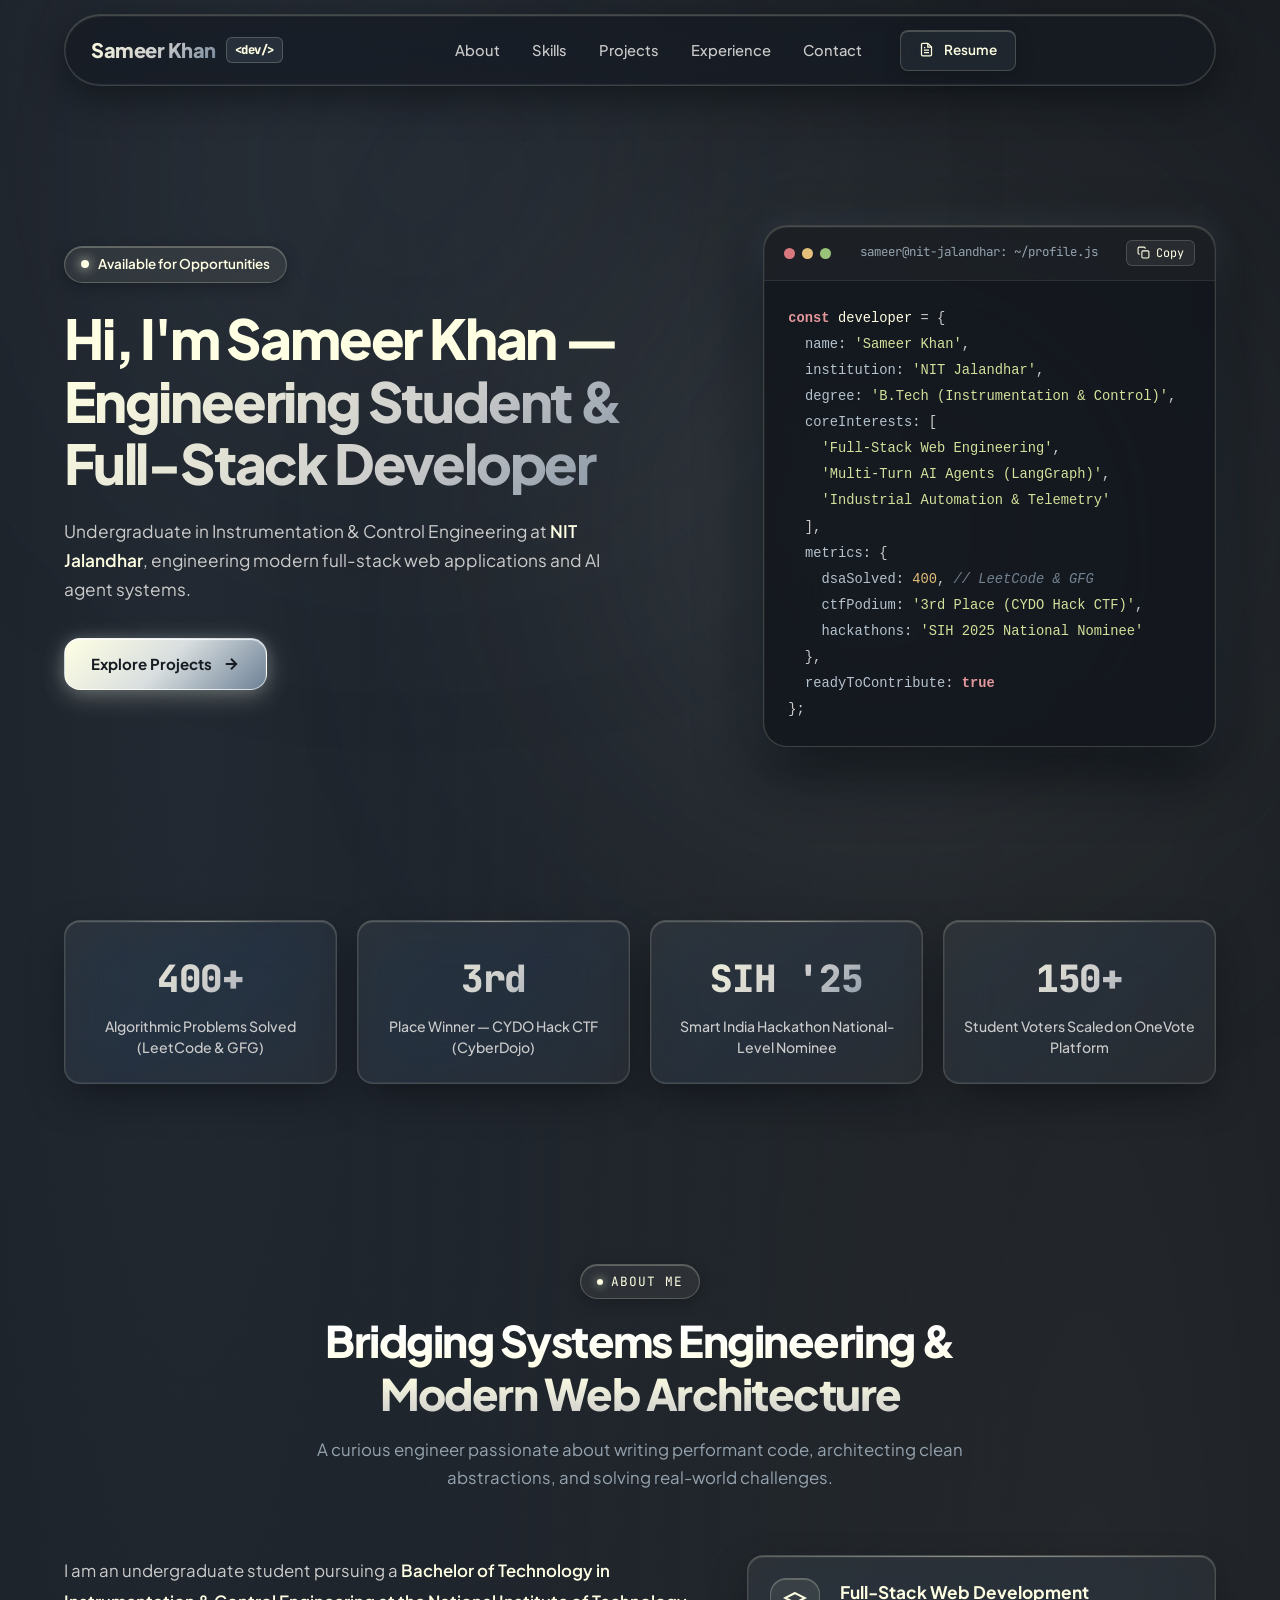
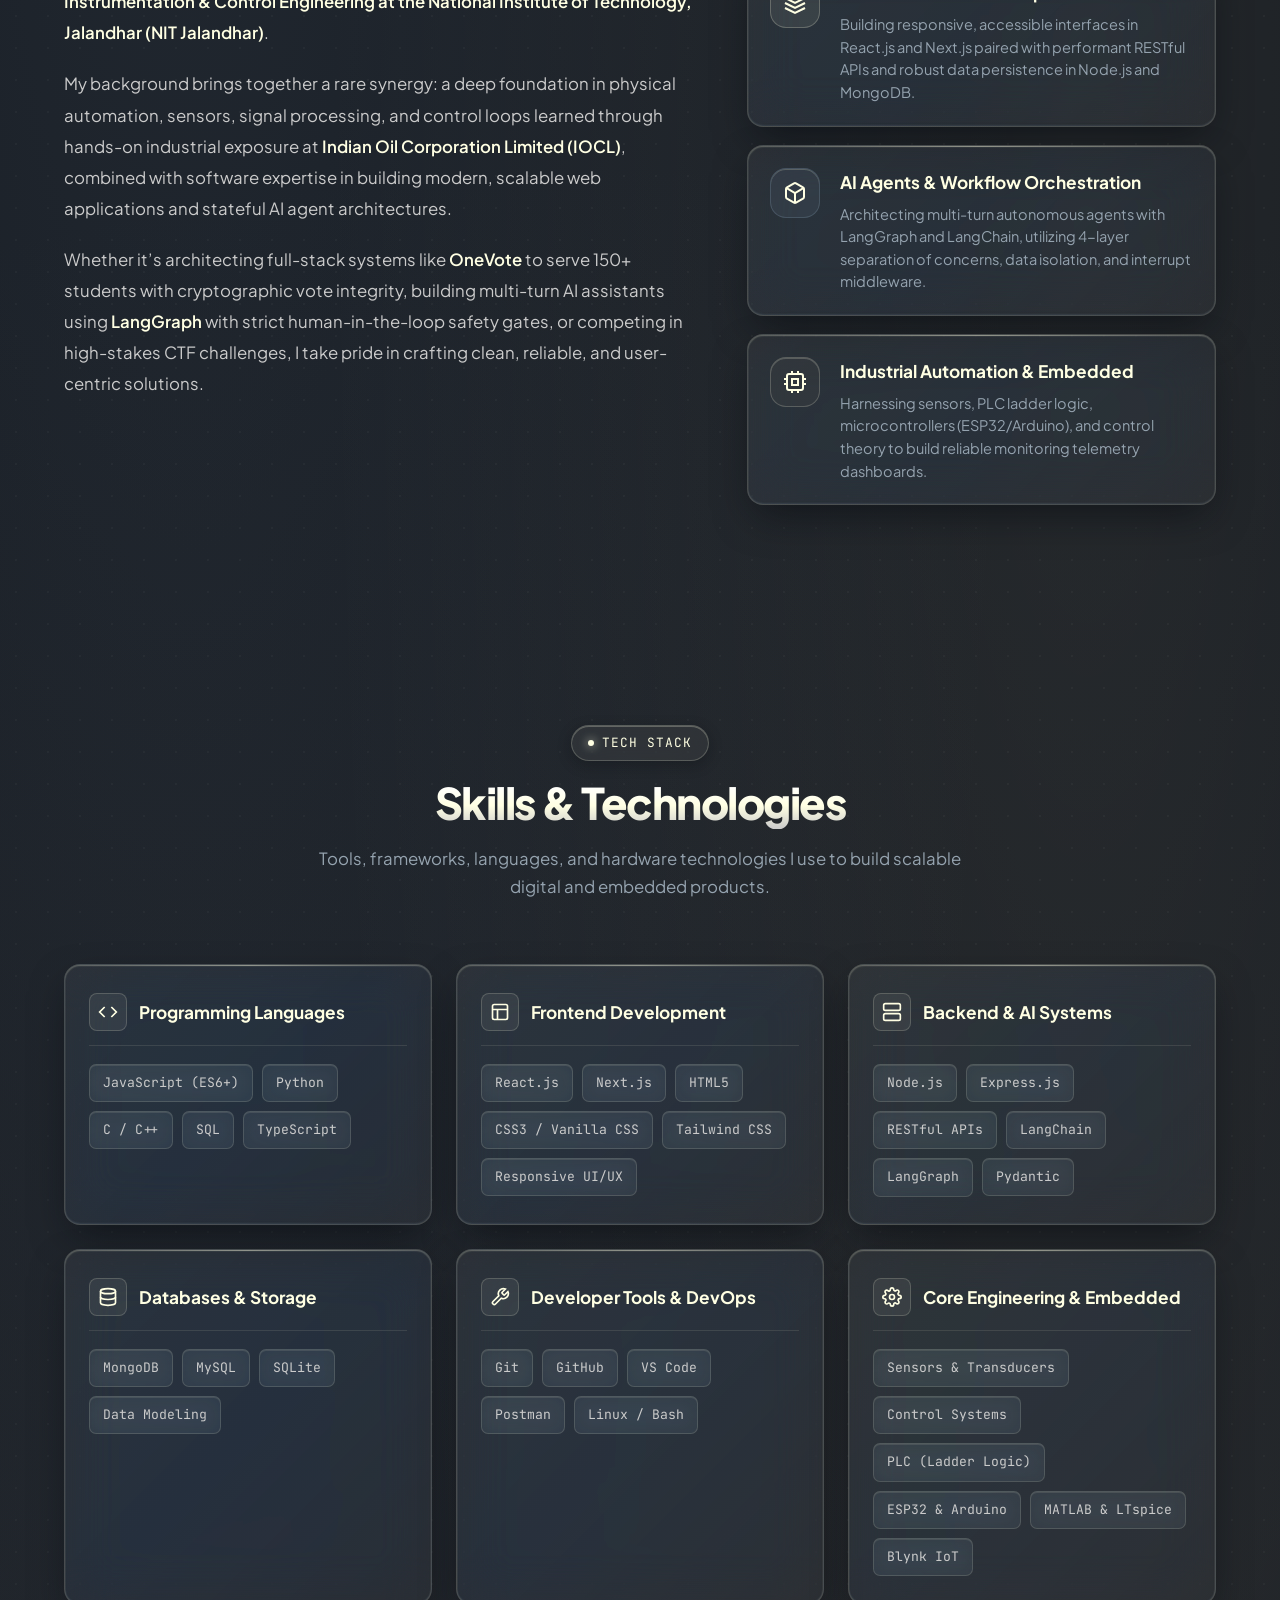
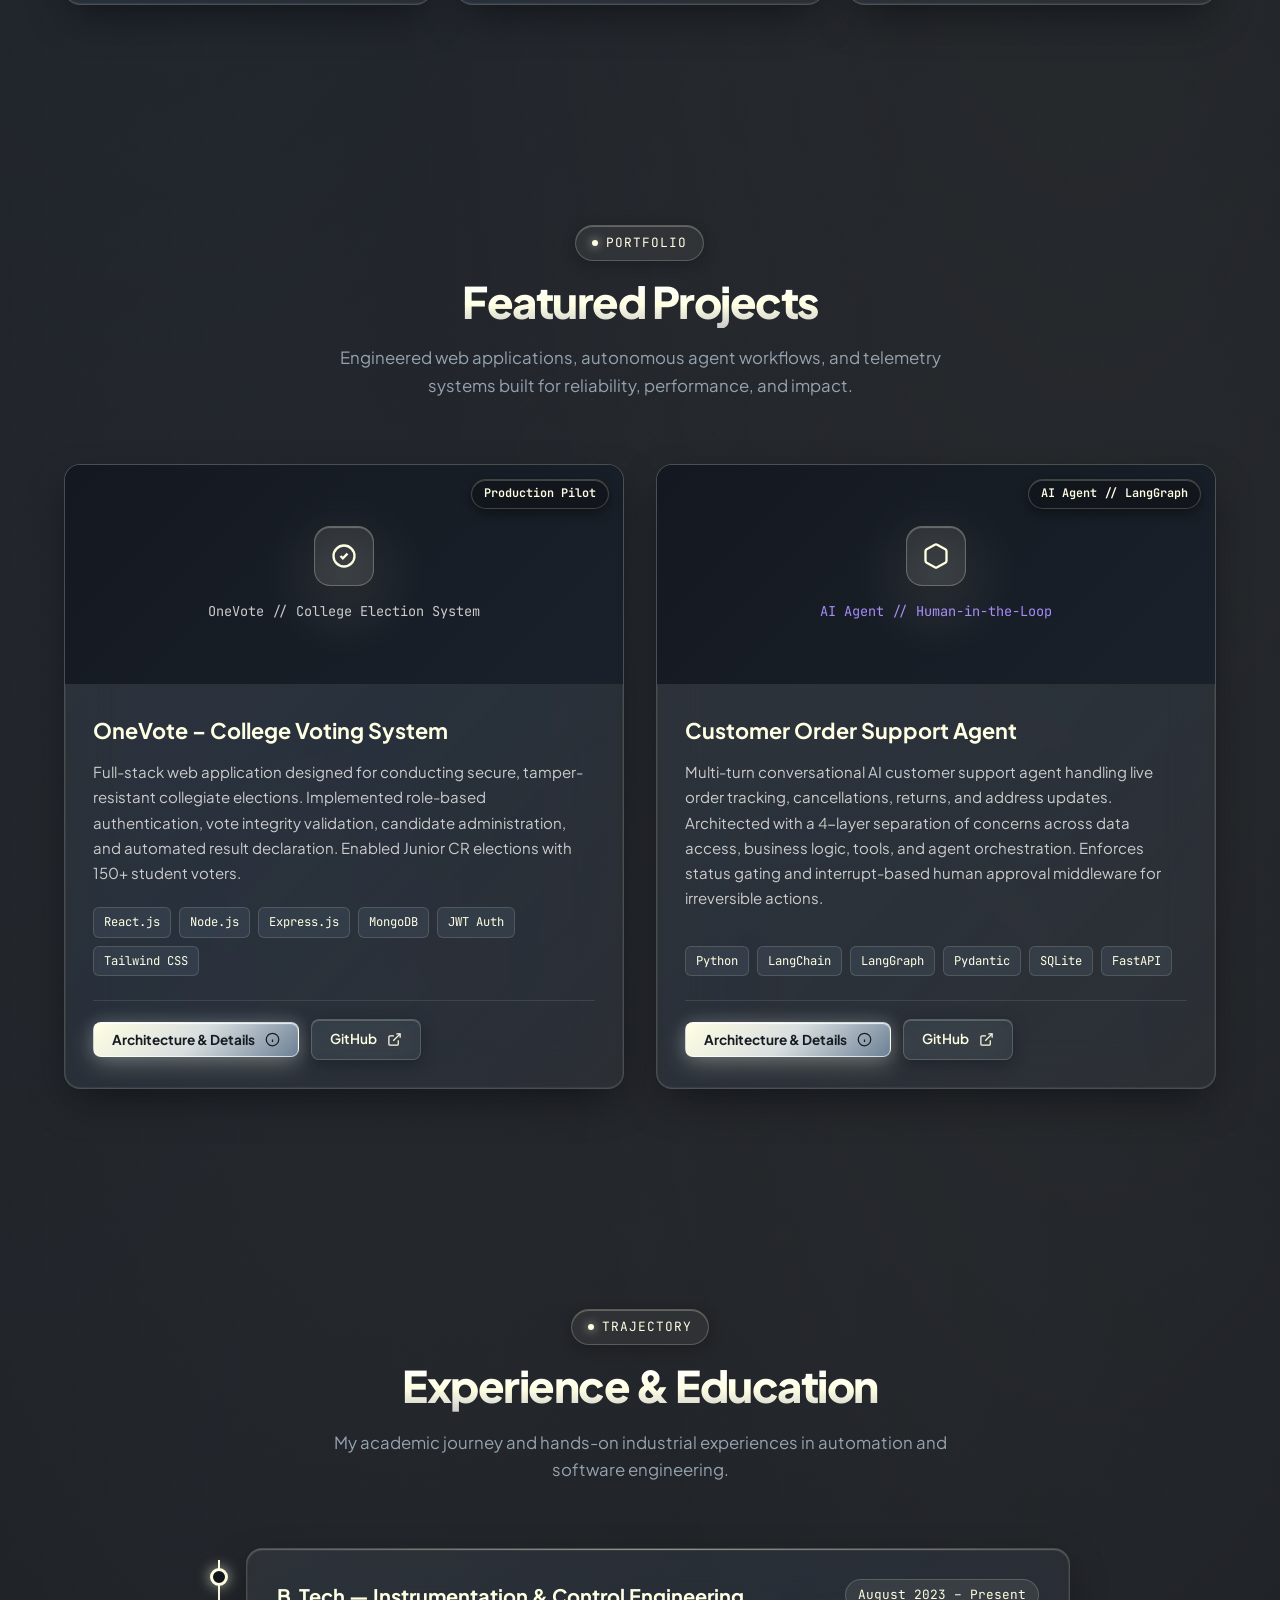
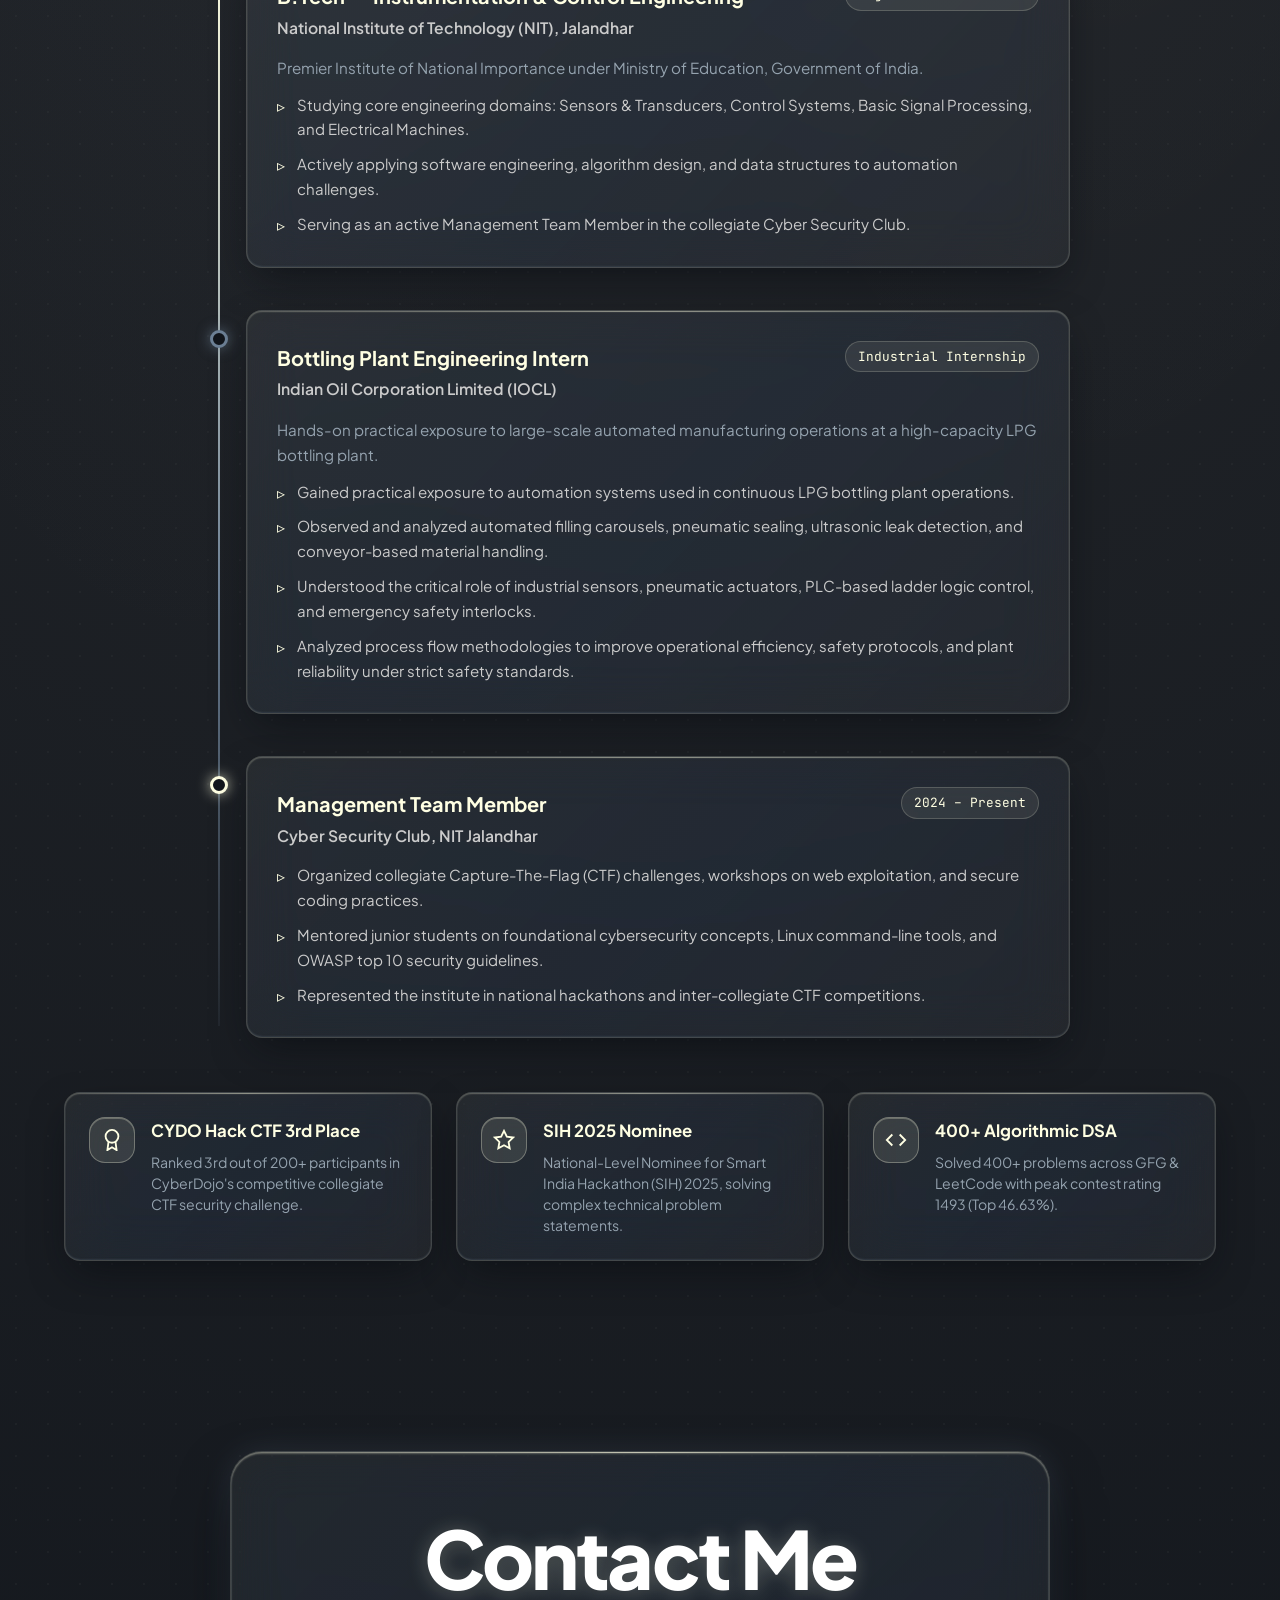
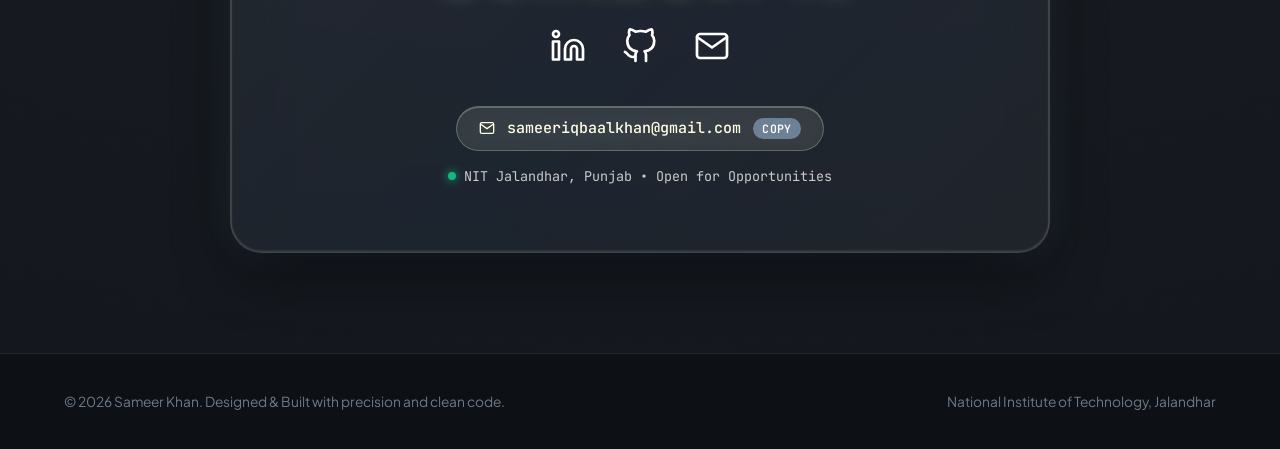
<file: index.html>
<!DOCTYPE html>
<html lang="en">
<head>
  <meta charset="UTF-8">
  <meta name="viewport" content="width=device-width, initial-scale=1.0">
  <title>Sameer Khan | Full-Stack Developer & Engineering Student</title>
  <meta name="description" content="Portfolio of Sameer Khan — Instrumentation & Control Engineering student at NIT Jalandhar and Full-Stack Developer specializing in React, Node.js, AI agents with LangGraph, and automation systems.">
  <meta name="keywords" content="Sameer Khan, NIT Jalandhar, Full Stack Developer, Web Developer, React, Node.js, Python, LangGraph, AI Agents, Instrumentation and Control, Portfolio">
  <meta name="author" content="Sameer Khan">

  <!-- Open Graph / Facebook / LinkedIn -->
  <meta property="og:type" content="website">
  <meta property="og:url" content="https://i-sameer.github.io/sameer/">
  <meta property="og:title" content="Sameer Khan | Full-Stack Developer & Engineering Student">
  <meta property="og:description" content="Crafting performant web experiences, scalable applications, and solving real-world engineering problems.">
  <meta property="og:image" content="https://i-sameer.github.io/sameer/assets/images/movie.png">

  <!-- Favicon -->
  <link rel="icon" type="image/svg+xml" href="data:image/svg+xml,%3Csvg xmlns='http://www.w3.org/2000/svg' viewBox='0 0 32 32'%3E%3Crect width='32' height='32' rx='8' fill='%230a0f1d'/%3E%3Ctext x='50%25' y='55%25' text-anchor='middle' dominant-baseline='middle' font-family='sans-serif' font-weight='800' font-size='15' fill='%2338bdf8'%3ESK%3C/text%3E%3C/svg%3E">


  <!-- Google Fonts: Plus Jakarta Sans & JetBrains Mono -->
  <link rel="preconnect" href="https://fonts.googleapis.com">
  <link rel="preconnect" href="https://fonts.gstatic.com" crossorigin>
  <link href="https://fonts.googleapis.com/css2?family=JetBrains+Mono:wght@400;500;600;700&family=Plus+Jakarta+Sans:wght@400;500;600;700;800&display=swap" rel="stylesheet">

  <!-- Stylesheets -->
  <link rel="stylesheet" href="stylec.css">
</head>
<body>

  <!-- Top Reading Progress Bar -->
  <div id="scroll-progress"></div>

  <!-- =========================================================================
       Navigation Header
       ========================================================================= -->
  <header>
    <div class="container navbar">
      <a href="#hero" class="nav-brand" aria-label="Sameer Khan Homepage">
        <span class="gradient-text">Sameer Khan</span>
        <span class="brand-badge">&lt;dev/&gt;</span>
      </a>

      <!-- Desktop & Mobile Navigation Links -->
      <ul class="nav-links" id="nav-links">
        <li><a href="#about" class="nav-link">About</a></li>
        <li><a href="#skills" class="nav-link">Skills</a></li>
        <li><a href="#projects" class="nav-link">Projects</a></li>
        <li><a href="#experience" class="nav-link">Experience</a></li>
        <li><a href="#contact" class="nav-link">Contact</a></li>
        <li>
          <a href="resume.pdf" target="_blank" rel="noopener noreferrer" class="btn btn-secondary btn-sm" style="margin-left: 6px;">
            <svg width="15" height="15" viewBox="0 0 24 24" fill="none" stroke="currentColor" stroke-width="2"><path d="M14 2H6a2 2 0 0 0-2 2v16a2 2 0 0 0 2 2h12a2 2 0 0 0 2-2V8z"/><polyline points="14 2 14 8 20 8"/><line x1="16" y1="13" x2="8" y2="13"/><line x1="16" y1="17" x2="8" y2="17"/><polyline points="10 9 9 9 8 9"/></svg>
            <span>Resume</span>
          </a>
        </li>
      </ul>

      <!-- Action & Mobile Toggle Buttons -->
      <div class="nav-actions">
        <button class="hamburger" id="hamburger" aria-label="Toggle navigation menu" aria-expanded="false">
          <span></span>
          <span></span>
          <span></span>
        </button>
      </div>
    </div>
  </header>

  <main>
    <!-- =========================================================================
         Hero Section
         ========================================================================= -->
    <section id="hero">
      <div class="container hero-grid">
        <div class="hero-content">
          <div class="hero-badge">
            <span class="status-dot"></span>
            <span>Available for Opportunities</span>
          </div>

          <h1 class="hero-title">
            Hi, I'm Sameer Khan —
            <span class="gradient-text">Engineering Student & Full-Stack Developer</span>
          </h1>

          <p class="hero-subtitle">
            Undergraduate in Instrumentation & Control Engineering at <strong>NIT Jalandhar</strong>, engineering modern full-stack web applications and AI agent systems.
          </p>

          <div class="hero-actions">
            <a href="#projects" class="btn btn-primary">
              <span>Explore Projects</span>
              <svg width="18" height="18" viewBox="0 0 24 24" fill="none" stroke="currentColor" stroke-width="2.5"><line x1="5" y1="12" x2="19" y2="12"/><polyline points="12 5 19 12 12 19"/></svg>
            </a>
          </div>
        </div>

        <!-- Interactive Terminal Card -->
        <div class="hero-code-wrapper">
          <div class="terminal-card">
            <div class="terminal-header">
              <div class="terminal-dots">
                <span class="terminal-dot red"></span>
                <span class="terminal-dot yellow"></span>
                <span class="terminal-dot green"></span>
              </div>
              <span class="terminal-title">sameer@nit-jalandhar: ~/profile.js</span>
              <button class="terminal-copy-btn" id="terminal-copy" title="Copy code snippet">
                <svg width="13" height="13" viewBox="0 0 24 24" fill="none" stroke="currentColor" stroke-width="2"><rect x="9" y="9" width="13" height="13" rx="2" ry="2"/><path d="M5 15H4a2 2 0 0 1-2-2V4a2 2 0 0 1 2-2h9a2 2 0 0 1 2 2v1"/></svg>
                <span>Copy</span>
              </button>
            </div>
            <pre class="terminal-body" id="terminal-code"><code><span class="token-keyword">const</span> <span class="token-variable">developer</span> = {
  <span class="token-property">name</span>: <span class="token-string">'Sameer Khan'</span>,
  <span class="token-property">institution</span>: <span class="token-string">'NIT Jalandhar'</span>,
  <span class="token-property">degree</span>: <span class="token-string">'B.Tech (Instrumentation & Control)'</span>,
  <span class="token-property">coreInterests</span>: [
    <span class="token-string">'Full-Stack Web Engineering'</span>,
    <span class="token-string">'Multi-Turn AI Agents (LangGraph)'</span>,
    <span class="token-string">'Industrial Automation & Telemetry'</span>
  ],
  <span class="token-property">metrics</span>: {
    <span class="token-property">dsaSolved</span>: <span class="token-number">400</span>, <span class="token-comment">// LeetCode & GFG</span>
    <span class="token-property">ctfPodium</span>: <span class="token-string">'3rd Place (CYDO Hack CTF)'</span>,
    <span class="token-property">hackathons</span>: <span class="token-string">'SIH 2025 National Nominee'</span>
  },
  <span class="token-property">readyToContribute</span>: <span class="token-keyword">true</span>
};</code></pre>
          </div>
        </div>
      </div>
    </section>

    <!-- =========================================================================
         Metrics / Highlights Ribbon
         ========================================================================= -->
    <section class="metrics-section">
      <div class="container">
        <div class="metrics-grid">
          <div class="glass-card metric-card">
            <div class="metric-number">400+</div>
            <div class="metric-label">Algorithmic Problems Solved (LeetCode & GFG)</div>
          </div>
          <div class="glass-card metric-card">
            <div class="metric-number">3rd</div>
            <div class="metric-label">Place Winner — CYDO Hack CTF (CyberDojo)</div>
          </div>
          <div class="glass-card metric-card">
            <div class="metric-number">SIH '25</div>
            <div class="metric-label">Smart India Hackathon National-Level Nominee</div>
          </div>
          <div class="glass-card metric-card">
            <div class="metric-number">150+</div>
            <div class="metric-label">Student Voters Scaled on OneVote Platform</div>
          </div>
        </div>
      </div>
    </section>

    <!-- =========================================================================
         About Me Section
         ========================================================================= -->
    <section id="about" class="section">
      <div class="container">
        <div class="section-header">
          <span class="section-tag"><span class="tag-dot"></span> About Me</span>
          <h2 class="section-title">Bridging Systems Engineering & Modern Web Architecture</h2>
          <p class="section-subtitle">
            A curious engineer passionate about writing performant code, architecting clean abstractions, and solving real-world challenges.
          </p>
        </div>

        <div class="about-grid">
          <div class="about-text">
            <p>
              I am an undergraduate student pursuing a <strong>Bachelor of Technology in Instrumentation & Control Engineering at the National Institute of Technology, Jalandhar (NIT Jalandhar)</strong>.
            </p>
            <p>
              My background brings together a rare synergy: a deep foundation in physical automation, sensors, signal processing, and control loops learned through hands-on industrial exposure at <strong>Indian Oil Corporation Limited (IOCL)</strong>, combined with software expertise in building modern, scalable web applications and stateful AI agent architectures.
            </p>
            <p>
              Whether it’s architecting full-stack systems like <strong>OneVote</strong> to serve 150+ students with cryptographic vote integrity, building multi-turn AI assistants using <strong>LangGraph</strong> with strict human-in-the-loop safety gates, or competing in high-stakes CTF challenges, I take pride in crafting clean, reliable, and user-centric solutions.
            </p>
          </div>

          <div class="about-pillars">
            <div class="glass-card pillar-card">
              <div class="pillar-icon">
                <svg width="24" height="24" viewBox="0 0 24 24" fill="none" stroke="currentColor" stroke-width="2"><polygon points="12 2 2 7 12 12 22 7 12 2"/><polyline points="2 17 12 22 22 17"/><polyline points="2 12 12 17 22 12"/></svg>
              </div>
              <div class="pillar-info">
                <h4>Full-Stack Web Development</h4>
                <p>Building responsive, accessible interfaces in React.js and Next.js paired with performant RESTful APIs and robust data persistence in Node.js and MongoDB.</p>
              </div>
            </div>

            <div class="glass-card pillar-card">
              <div class="pillar-icon">
                <svg width="24" height="24" viewBox="0 0 24 24" fill="none" stroke="currentColor" stroke-width="2"><path d="M21 16V8a2 2 0 0 0-1-1.73l-7-4a2 2 0 0 0-2 0l-7 4A2 2 0 0 0 3 8v8a2 2 0 0 0 1 1.73l7 4a2 2 0 0 0 2 0l7-4A2 2 0 0 0 21 16z"/><polyline points="3.27 6.96 12 12.01 20.73 6.96"/><line x1="12" y1="22.08" x2="12" y2="12"/></svg>
              </div>
              <div class="pillar-info">
                <h4>AI Agents & Workflow Orchestration</h4>
                <p>Architecting multi-turn autonomous agents with LangGraph and LangChain, utilizing 4-layer separation of concerns, data isolation, and interrupt middleware.</p>
              </div>
            </div>

            <div class="glass-card pillar-card">
              <div class="pillar-icon">
                <svg width="24" height="24" viewBox="0 0 24 24" fill="none" stroke="currentColor" stroke-width="2"><rect x="4" y="4" width="16" height="16" rx="2" ry="2"/><rect x="9" y="9" width="6" height="6"/><line x1="9" y1="1" x2="9" y2="4"/><line x1="15" y1="1" x2="15" y2="4"/><line x1="9" y1="20" x2="9" y2="23"/><line x1="15" y1="20" x2="15" y2="23"/><line x1="20" y1="9" x2="23" y2="9"/><line x1="20" y1="14" x2="23" y2="14"/><line x1="1" y1="9" x2="4" y2="9"/><line x1="1" y1="14" x2="4" y2="14"/></svg>
              </div>
              <div class="pillar-info">
                <h4>Industrial Automation & Embedded</h4>
                <p>Harnessing sensors, PLC ladder logic, microcontrollers (ESP32/Arduino), and control theory to build reliable monitoring telemetry dashboards.</p>
              </div>
            </div>
          </div>
        </div>
      </div>
    </section>

    <!-- =========================================================================
         Skills & Tech Stack Section
         ========================================================================= -->
    <section id="skills" class="section">
      <div class="container">
        <div class="section-header">
          <span class="section-tag"><span class="tag-dot"></span> Tech Stack</span>
          <h2 class="section-title">Skills & Technologies</h2>
          <p class="section-subtitle">
            Tools, frameworks, languages, and hardware technologies I use to build scalable digital and embedded products.
          </p>
        </div>

        <div class="skills-grid">
          <!-- Programming Languages -->
          <div class="glass-card skill-category">
            <div class="skill-category-header">
              <div class="skill-cat-icon">
                <svg width="20" height="20" viewBox="0 0 24 24" fill="none" stroke="currentColor" stroke-width="2"><polyline points="16 18 22 12 16 6"/><polyline points="8 6 2 12 8 18"/></svg>
              </div>
              <h3>Programming Languages</h3>
            </div>
            <div class="skill-badges">
              <span class="skill-badge">JavaScript (ES6+)</span>
              <span class="skill-badge">Python</span>
              <span class="skill-badge">C / C++</span>
              <span class="skill-badge">SQL</span>
              <span class="skill-badge">TypeScript</span>
            </div>
          </div>

          <!-- Frontend Development -->
          <div class="glass-card skill-category">
            <div class="skill-category-header">
              <div class="skill-cat-icon">
                <svg width="20" height="20" viewBox="0 0 24 24" fill="none" stroke="currentColor" stroke-width="2"><rect x="3" y="3" width="18" height="18" rx="2" ry="2"/><line x1="3" y1="9" x2="21" y2="9"/><line x1="9" y1="21" x2="9" y2="9"/></svg>
              </div>
              <h3>Frontend Development</h3>
            </div>
            <div class="skill-badges">
              <span class="skill-badge">React.js</span>
              <span class="skill-badge">Next.js</span>
              <span class="skill-badge">HTML5</span>
              <span class="skill-badge">CSS3 / Vanilla CSS</span>
              <span class="skill-badge">Tailwind CSS</span>
              <span class="skill-badge">Responsive UI/UX</span>
            </div>
          </div>

          <!-- Backend & AI Frameworks -->
          <div class="glass-card skill-category">
            <div class="skill-category-header">
              <div class="skill-cat-icon">
                <svg width="20" height="20" viewBox="0 0 24 24" fill="none" stroke="currentColor" stroke-width="2"><rect x="2" y="2" width="20" height="8" rx="2" ry="2"/><rect x="2" y="14" width="20" height="8" rx="2" ry="2"/><line x1="6" y1="6" x2="6.01" y2="6"/><line x1="6" y1="18" x2="6.01" y2="18"/></svg>
              </div>
              <h3>Backend & AI Systems</h3>
            </div>
            <div class="skill-badges">
              <span class="skill-badge">Node.js</span>
              <span class="skill-badge">Express.js</span>
              <span class="skill-badge">RESTful APIs</span>
              <span class="skill-badge">LangChain</span>
              <span class="skill-badge">LangGraph</span>
              <span class="skill-badge">Pydantic</span>
            </div>
          </div>

          <!-- Databases & Data Storage -->
          <div class="glass-card skill-category">
            <div class="skill-category-header">
              <div class="skill-cat-icon">
                <svg width="20" height="20" viewBox="0 0 24 24" fill="none" stroke="currentColor" stroke-width="2"><ellipse cx="12" cy="5" rx="9" ry="3"/><path d="M21 12c0 1.66-4 3-9 3s-9-1.34-9-3"/><path d="M3 5v14c0 1.66 4 3 9 3s9-1.34 9-3V5"/></svg>
              </div>
              <h3>Databases & Storage</h3>
            </div>
            <div class="skill-badges">
              <span class="skill-badge">MongoDB</span>
              <span class="skill-badge">MySQL</span>
              <span class="skill-badge">SQLite</span>
              <span class="skill-badge">Data Modeling</span>
            </div>
          </div>

          <!-- Tools & Platforms -->
          <div class="glass-card skill-category">
            <div class="skill-category-header">
              <div class="skill-cat-icon">
                <svg width="20" height="20" viewBox="0 0 24 24" fill="none" stroke="currentColor" stroke-width="2"><path d="M14.7 6.3a1 1 0 0 0 0 1.4l1.6 1.6a1 1 0 0 0 1.4 0l3.77-3.77a6 6 0 0 1-7.94 7.94l-6.91 6.91a2.12 2.12 0 0 1-3-3l6.91-6.91a6 6 0 0 1 7.94-7.94l-3.76 3.76z"/></svg>
              </div>
              <h3>Developer Tools & DevOps</h3>
            </div>
            <div class="skill-badges">
              <span class="skill-badge">Git</span>
              <span class="skill-badge">GitHub</span>
              <span class="skill-badge">VS Code</span>
              <span class="skill-badge">Postman</span>
              <span class="skill-badge">Linux / Bash</span>
            </div>
          </div>

          <!-- Core Engineering & Embedded -->
          <div class="glass-card skill-category">
            <div class="skill-category-header">
              <div class="skill-cat-icon">
                <svg width="20" height="20" viewBox="0 0 24 24" fill="none" stroke="currentColor" stroke-width="2"><circle cx="12" cy="12" r="3"/><path d="M19.4 15a1.65 1.65 0 0 0 .33 1.82l.06.06a2 2 0 0 1 0 2.83 2 2 0 0 1-2.83 0l-.06-.06a1.65 1.65 0 0 0-1.82-.33 1.65 1.65 0 0 0-1 1.51V21a2 2 0 0 1-2 2 2 2 0 0 1-2-2v-.09A1.65 1.65 0 0 0 9 19.4a1.65 1.65 0 0 0-1.82.33l-.06.06a2 2 0 0 1-2.83 0 2 2 0 0 1 0-2.83l.06-.06a1.65 1.65 0 0 0 .33-1.82 1.65 1.65 0 0 0-1.51-1H3a2 2 0 0 1-2-2 2 2 0 0 1 2-2h.09A1.65 1.65 0 0 0 4.6 9a1.65 1.65 0 0 0-.33-1.82l-.06-.06a2 2 0 0 1 0-2.83 2 2 0 0 1 2.83 0l.06.06a1.65 1.65 0 0 0 1.82.33H9a1.65 1.65 0 0 0 1-1.51V3a2 2 0 0 1 2-2 2 2 0 0 1 2 2v.09a1.65 1.65 0 0 0 1 1.51 1.65 1.65 0 0 0 1.82-.33l.06-.06a2 2 0 0 1 2.83 0 2 2 0 0 1 0 2.83l-.06.06a1.65 1.65 0 0 0-.33 1.82V9a1.65 1.65 0 0 0 1.51 1H21a2 2 0 0 1 2 2 2 2 0 0 1-2 2h-.09a1.65 1.65 0 0 0-1.51 1z"/></svg>
              </div>
              <h3>Core Engineering & Embedded</h3>
            </div>
            <div class="skill-badges">
              <span class="skill-badge">Sensors & Transducers</span>
              <span class="skill-badge">Control Systems</span>
              <span class="skill-badge">PLC (Ladder Logic)</span>
              <span class="skill-badge">ESP32 & Arduino</span>
              <span class="skill-badge">MATLAB & LTspice</span>
              <span class="skill-badge">Blynk IoT</span>
            </div>
          </div>
        </div>
      </div>
    </section>

    <!-- =========================================================================
         Featured Projects Section
         ========================================================================= -->
    <section id="projects" class="section">
      <div class="container">
        <div class="section-header">
          <span class="section-tag"><span class="tag-dot"></span> Portfolio</span>
          <h2 class="section-title">Featured Projects</h2>
          <p class="section-subtitle">
            Engineered web applications, autonomous agent workflows, and telemetry systems built for reliability, performance, and impact.
          </p>
        </div>

        <div class="projects-grid">
          <!-- Project 1: OneVote -->
          <article class="glass-card project-card" data-category="fullstack">
            <div class="project-preview">
              <span class="project-status-tag">Production Pilot</span>
              <div class="project-graphic">
                <div class="project-graphic-icon">
                  <svg width="28" height="28" viewBox="0 0 24 24" fill="none" stroke="currentColor" stroke-width="2"><path d="M9 12l2 2 4-4m6 2a9 9 0 11-18 0 9 9 0 0118 0z"/></svg>
                </div>
                <span style="font-family: var(--font-mono); font-size: 0.85rem; color: var(--accent-cyan);">OneVote // College Election System</span>
              </div>
            </div>
            <div class="project-body">
              <h3 class="project-title">OneVote – College Voting System</h3>
              <p class="project-desc">
                Full-stack web application designed for conducting secure, tamper-resistant collegiate elections. Implemented role-based authentication, vote integrity validation, candidate administration, and automated result declaration. Enabled Junior CR elections with 150+ student voters.
              </p>
              <div class="project-tags">
                <span class="project-tag">React.js</span>
                <span class="project-tag">Node.js</span>
                <span class="project-tag">Express.js</span>
                <span class="project-tag">MongoDB</span>
                <span class="project-tag">JWT Auth</span>
                <span class="project-tag">Tailwind CSS</span>
              </div>
              <div class="project-actions">
                <button class="btn btn-primary btn-sm open-project-modal" data-project="onevote">
                  <span>Architecture & Details</span>
                  <svg width="15" height="15" viewBox="0 0 24 24" fill="none" stroke="currentColor" stroke-width="2"><circle cx="12" cy="12" r="10"/><line x1="12" y1="16" x2="12" y2="12"/><line x1="12" y1="8" x2="12.01" y2="8"/></svg>
                </button>
                <a href="https://github.com/I-Sameer" target="_blank" rel="noopener noreferrer" class="btn btn-secondary btn-sm">
                  <span>GitHub</span>
                  <svg width="15" height="15" viewBox="0 0 24 24" fill="none" stroke="currentColor" stroke-width="2"><path d="M18 13v6a2 2 0 0 1-2 2H5a2 2 0 0 1-2-2V8a2 2 0 0 1 2-2h6"/><polyline points="15 3 21 3 21 9"/><line x1="10" y1="14" x2="21" y2="3"/></svg>
                </a>
              </div>
            </div>
          </article>

          <!-- Project 2: Customer Order Support Agent -->
          <article class="glass-card project-card" data-category="ai">
            <div class="project-preview">
              <span class="project-status-tag">AI Agent // LangGraph</span>
              <div class="project-graphic">
                <div class="project-graphic-icon">
                  <svg width="28" height="28" viewBox="0 0 24 24" fill="none" stroke="currentColor" stroke-width="2"><path d="M21 16V8a2 2 0 0 0-1-1.73l-7-4a2 2 0 0 0-2 0l-7 4A2 2 0 0 0 3 8v8a2 2 0 0 0 1 1.73l7 4a2 2 0 0 0 2 0l7-4A2 2 0 0 0 21 16z"/></svg>
                </div>
                <span style="font-family: var(--font-mono); font-size: 0.85rem; color: #a78bfa;">AI Agent // Human-in-the-Loop</span>
              </div>
            </div>
            <div class="project-body">
              <h3 class="project-title">Customer Order Support Agent</h3>
              <p class="project-desc">
                Multi-turn conversational AI customer support agent handling live order tracking, cancellations, returns, and address updates. Architected with a 4-layer separation of concerns across data access, business logic, tools, and agent orchestration. Enforces status gating and interrupt-based human approval middleware for irreversible actions.
              </p>
              <div class="project-tags">
                <span class="project-tag">Python</span>
                <span class="project-tag">LangChain</span>
                <span class="project-tag">LangGraph</span>
                <span class="project-tag">Pydantic</span>
                <span class="project-tag">SQLite</span>
                <span class="project-tag">FastAPI</span>
              </div>
              <div class="project-actions">
                <button class="btn btn-primary btn-sm open-project-modal" data-project="customer-agent">
                  <span>Architecture & Details</span>
                  <svg width="15" height="15" viewBox="0 0 24 24" fill="none" stroke="currentColor" stroke-width="2"><circle cx="12" cy="12" r="10"/><line x1="12" y1="16" x2="12" y2="12"/><line x1="12" y1="8" x2="12.01" y2="8"/></svg>
                </button>
                <a href="https://github.com/I-Sameer" target="_blank" rel="noopener noreferrer" class="btn btn-secondary btn-sm">
                  <span>GitHub</span>
                  <svg width="15" height="15" viewBox="0 0 24 24" fill="none" stroke="currentColor" stroke-width="2"><path d="M18 13v6a2 2 0 0 1-2 2H5a2 2 0 0 1-2-2V8a2 2 0 0 1 2-2h6"/><polyline points="15 3 21 3 21 9"/><line x1="10" y1="14" x2="21" y2="3"/></svg>
                </a>
              </div>
            </div>
          </article>
        </div>
      </div>
    </section>

    <!-- =========================================================================
         Experience & Education Section
         ========================================================================= -->
    <section id="experience" class="section">
      <div class="container">
        <div class="section-header">
          <span class="section-tag"><span class="tag-dot"></span> Trajectory</span>
          <h2 class="section-title">Experience & Education</h2>
          <p class="section-subtitle">
            My academic journey and hands-on industrial experiences in automation and software engineering.
          </p>
        </div>

        <div class="timeline-wrapper">
          <!-- Item 1: NIT Jalandhar -->
          <div class="timeline-item">
            <div class="timeline-marker"></div>
            <div class="glass-card timeline-card">
              <div class="timeline-header">
                <div>
                  <h3 class="timeline-role">B.Tech — Instrumentation & Control Engineering</h3>
                  <div class="timeline-company">National Institute of Technology (NIT), Jalandhar</div>
                </div>
                <span class="timeline-date">August 2023 – Present</span>
              </div>
              <p style="color: var(--text-muted); font-size: 0.95rem; margin-bottom: 12px;">
                Premier Institute of National Importance under Ministry of Education, Government of India.
              </p>
              <ul class="timeline-bullets">
                <li>Studying core engineering domains: Sensors & Transducers, Control Systems, Basic Signal Processing, and Electrical Machines.</li>
                <li>Actively applying software engineering, algorithm design, and data structures to automation challenges.</li>
                <li>Serving as an active Management Team Member in the collegiate Cyber Security Club.</li>
              </ul>
            </div>
          </div>

          <!-- Item 2: IOCL Internship -->
          <div class="timeline-item">
            <div class="timeline-marker"></div>
            <div class="glass-card timeline-card">
              <div class="timeline-header">
                <div>
                  <h3 class="timeline-role">Bottling Plant Engineering Intern</h3>
                  <div class="timeline-company">Indian Oil Corporation Limited (IOCL)</div>
                </div>
                <span class="timeline-date">Industrial Internship</span>
              </div>
              <p style="color: var(--text-muted); font-size: 0.95rem; margin-bottom: 12px;">
                Hands-on practical exposure to large-scale automated manufacturing operations at a high-capacity LPG bottling plant.
              </p>
              <ul class="timeline-bullets">
                <li>Gained practical exposure to automation systems used in continuous LPG bottling plant operations.</li>
                <li>Observed and analyzed automated filling carousels, pneumatic sealing, ultrasonic leak detection, and conveyor-based material handling.</li>
                <li>Understood the critical role of industrial sensors, pneumatic actuators, PLC-based ladder logic control, and emergency safety interlocks.</li>
                <li>Analyzed process flow methodologies to improve operational efficiency, safety protocols, and plant reliability under strict safety standards.</li>
              </ul>
            </div>
          </div>

          <!-- Item 3: Cyber Security Club Leadership -->
          <div class="timeline-item">
            <div class="timeline-marker"></div>
            <div class="glass-card timeline-card">
              <div class="timeline-header">
                <div>
                  <h3 class="timeline-role">Management Team Member</h3>
                  <div class="timeline-company">Cyber Security Club, NIT Jalandhar</div>
                </div>
                <span class="timeline-date">2024 – Present</span>
              </div>
              <ul class="timeline-bullets">
                <li>Organized collegiate Capture-The-Flag (CTF) challenges, workshops on web exploitation, and secure coding practices.</li>
                <li>Mentored junior students on foundational cybersecurity concepts, Linux command-line tools, and OWASP top 10 security guidelines.</li>
                <li>Represented the institute in national hackathons and inter-collegiate CTF competitions.</li>
              </ul>
            </div>
          </div>
        </div>

        <!-- Accolades Highlight Grid -->
        <div class="achievements-grid">
          <div class="glass-card achievement-card">
            <div class="achievement-icon">
              <svg width="22" height="22" viewBox="0 0 24 24" fill="none" stroke="currentColor" stroke-width="2"><circle cx="12" cy="8" r="7"/><polyline points="8.21 13.89 7 23 12 20 17 23 15.79 13.88"/></svg>
            </div>
            <div class="achievement-details">
              <h4>CYDO Hack CTF 3rd Place</h4>
              <p>Ranked 3rd out of 200+ participants in CyberDojo's competitive collegiate CTF security challenge.</p>
            </div>
          </div>

          <div class="glass-card achievement-card">
            <div class="achievement-icon">
              <svg width="22" height="22" viewBox="0 0 24 24" fill="none" stroke="currentColor" stroke-width="2"><polygon points="12 2 15.09 8.26 22 9.27 17 14.14 18.18 21.02 12 17.77 5.82 21.02 7 14.14 2 9.27 8.91 8.26 12 2"/></svg>
            </div>
            <div class="achievement-details">
              <h4>SIH 2025 Nominee</h4>
              <p>National-Level Nominee for Smart India Hackathon (SIH) 2025, solving complex technical problem statements.</p>
            </div>
          </div>

          <div class="glass-card achievement-card">
            <div class="achievement-icon">
              <svg width="22" height="22" viewBox="0 0 24 24" fill="none" stroke="currentColor" stroke-width="2"><polyline points="16 18 22 12 16 6"/><polyline points="8 6 2 12 8 18"/></svg>
            </div>
            <div class="achievement-details">
              <h4>400+ Algorithmic DSA</h4>
              <p>Solved 400+ problems across GFG & LeetCode with peak contest rating 1493 (Top 46.63%).</p>
            </div>
          </div>
        </div>
      </div>
    </section>

    <!-- =========================================================================
         Contact Section
         ========================================================================= -->
    <!-- =========================================================================
         Contact Section (Image Pattern: Bold Heading + Outlined Social Icons)
         ========================================================================= -->
    <section id="contact" class="section contact-section">
      <div class="container">
        <div class="contact-image-showcase">
          <h2 class="contact-banner-heading">Contact Me</h2>
          <div class="contact-social-icons-row">
            <a href="https://www.linkedin.com/in/mesameer-khan/" target="_blank" rel="noopener noreferrer" class="contact-outline-icon" title="LinkedIn: in/mesameer-khan" aria-label="LinkedIn">
              <svg width="36" height="36" viewBox="0 0 24 24" fill="none" stroke="currentColor" stroke-width="1.8" stroke-linecap="round" stroke-linejoin="round"><path d="M16 8a6 6 0 0 1 6 6v7h-4v-7a2 2 0 0 0-2-2 2 2 0 0 0-2 2v7h-4v-7a6 6 0 0 1 6-6z"/><rect x="2" y="9" width="4" height="12"/><circle cx="4" cy="4" r="2"/></svg>
            </a>
            <a href="https://github.com/I-Sameer" target="_blank" rel="noopener noreferrer" class="contact-outline-icon" title="GitHub: I-Sameer" aria-label="GitHub">
              <svg width="36" height="36" viewBox="0 0 24 24" fill="none" stroke="currentColor" stroke-width="1.8" stroke-linecap="round" stroke-linejoin="round"><path d="M9 19c-5 1.5-5-2.5-7-3m14 6v-3.87a3.37 3.37 0 0 0-.94-2.61c3.14-.35 6.44-1.54 6.44-7A5.44 5.44 0 0 0 20 4.77 5.07 5.07 0 0 0 19.91 1S18.73.65 16 2.48a13.38 13.38 0 0 0-7 0C6.27.65 5.09 1 5.09 1A5.07 5.07 0 0 0 5 4.77a5.44 5.44 0 0 0-1.5 3.78c0 5.42 3.3 6.61 6.44 7A3.37 3.37 0 0 0 9 18.13V22"/></svg>
            </a>
            <a href="mailto:sameeriqbaalkhan@gmail.com" class="contact-outline-icon copy-email-trigger" title="Email: sameeriqbaalkhan@gmail.com" aria-label="Email">
              <svg width="36" height="36" viewBox="0 0 24 24" fill="none" stroke="currentColor" stroke-width="1.8" stroke-linecap="round" stroke-linejoin="round"><path d="M4 4h16c1.1 0 2 .9 2 2v12c0 1.1-.9 2-2 2H4c-1.1 0-2-.9-2-2V6c0-1.1.9-2 2-2z"/><polyline points="22,6 12,13 2,6"/></svg>
            </a>
          </div>

          <div class="contact-direct-pill">
            <button type="button" class="copy-email-trigger contact-email-badge" title="Click to copy email address">
              <svg width="16" height="16" viewBox="0 0 24 24" fill="none" stroke="currentColor" stroke-width="2"><path d="M4 4h16c1.1 0 2 .9 2 2v12c0 1.1-.9 2-2 2H4c-1.1 0-2-.9-2-2V6c0-1.1.9-2 2-2z"/><polyline points="22,6 12,13 2,6"/></svg>
              <span>sameeriqbaalkhan@gmail.com</span>
              <span class="copy-chip">Copy</span>
            </button>
            <div class="contact-status-chip">
              <span class="status-indicator"></span>
              <span>NIT Jalandhar, Punjab &bull; Open for Opportunities</span>
            </div>
          </div>
        </div>
      </div>
    </section>
  </main>

  <!-- =========================================================================
       Footer
       ========================================================================= -->
  <footer>
    <div class="container">
      <div class="footer-bottom">
        <p>&copy; 2026 Sameer Khan. Designed &amp; Built with precision and clean code.</p>
        <p>National Institute of Technology, Jalandhar</p>
      </div>
    </div>
  </footer>

  <!-- Scroll to top button -->
  <button id="scroll-top-btn" aria-label="Scroll back to top">
    <svg width="20" height="20" viewBox="0 0 24 24" fill="none" stroke="currentColor" stroke-width="2.5"><polyline points="18 15 12 9 6 15"/></svg>
  </button>

  <!-- =========================================================================
       Modal: Project Preview & Architecture
       ========================================================================= -->
  <div class="modal-overlay" id="project-modal" role="dialog" aria-modal="true" aria-labelledby="modal-project-title">
    <div class="modal-container">
      <div class="modal-header">
        <h3 class="modal-title" id="modal-project-title">Project Details</h3>
        <button class="modal-close-btn" id="modal-close" aria-label="Close dialog">
          <svg width="18" height="18" viewBox="0 0 24 24" fill="none" stroke="currentColor" stroke-width="2"><line x1="18" y1="6" x2="6" y2="18"/><line x1="6" y1="6" x2="18" y2="18"/></svg>
        </button>
      </div>
      <div class="modal-body" id="modal-project-content">
        <!-- Injected via JavaScript -->
      </div>
    </div>
  </div>

  <!-- =========================================================================
       Modal: Interactive Resume View & Print
       ========================================================================= -->
  <div class="modal-overlay" id="resume-modal" role="dialog" aria-modal="true" aria-labelledby="resume-modal-title">
    <div class="modal-container" style="max-width: 820px;">
      <div class="modal-header">
        <div>
          <h3 class="modal-title" id="resume-modal-title">Curriculum Vitae — Sameer Khan</h3>
          <span style="font-family: var(--font-mono); font-size: 0.78rem; color: var(--accent-cyan);">NIT Jalandhar // Instrumentation & Control Engineering</span>
        </div>
        <div style="display: flex; gap: 8px; align-items: center;">
          <button id="print-resume-btn" class="btn btn-secondary btn-sm" title="Print or save as PDF">
            <svg width="15" height="15" viewBox="0 0 24 24" fill="none" stroke="currentColor" stroke-width="2"><polyline points="6 9 6 2 18 2 18 9"/><path d="M6 18H4a2 2 0 0 1-2-2v-5a2 2 0 0 1 2-2h16a2 2 0 0 1 2 2v5a2 2 0 0 1-2 2h-2"/><rect x="6" y="14" width="12" height="8"/></svg>
            <span>Print / PDF</span>
          </button>
          <button class="modal-close-btn" id="resume-close" aria-label="Close resume dialog">
            <svg width="18" height="18" viewBox="0 0 24 24" fill="none" stroke="currentColor" stroke-width="2"><line x1="18" y1="6" x2="6" y2="18"/><line x1="6" y1="6" x2="18" y2="18"/></svg>
          </button>
        </div>
      </div>
      <div class="modal-body" style="font-size: 0.92rem; color: var(--text-secondary); line-height: 1.65;">
        <!-- Resume Header -->
        <div style="border-bottom: 1px solid var(--border-subtle); padding-bottom: 16px;">
          <h2 style="font-size: 1.6rem; color: var(--text-main); font-weight: 800;">Sameer Khan</h2>
          <p style="font-family: var(--font-mono); font-size: 0.84rem; color: var(--accent-cyan); margin-top: 4px;">
            sameeriqbaalkhan@gmail.com &bull; NIT Jalandhar, Punjab, India
          </p>
          <div style="display: flex; gap: 14px; margin-top: 8px; font-family: var(--font-mono); font-size: 0.8rem;">
            <a href="https://github.com/I-Sameer" target="_blank" rel="noopener noreferrer" style="color: var(--accent-cyan);">github.com/I-Sameer</a>
            <span style="color: var(--border-subtle);">|</span>
            <a href="https://www.linkedin.com/in/mesameer-khan/" target="_blank" rel="noopener noreferrer" style="color: var(--accent-cyan);">linkedin.com/in/mesameer-khan</a>
          </div>
        </div>

        <!-- Education -->
        <div>
          <h4 style="font-size: 1.05rem; color: var(--text-main); text-transform: uppercase; font-family: var(--font-mono); letter-spacing: 0.05em; border-bottom: 1px solid var(--border-subtle); padding-bottom: 6px; margin-bottom: 10px;">
            Education
          </h4>
          <div style="display: flex; justify-content: space-between; font-weight: 700; color: var(--text-main);">
            <span>National Institute of Technology (NIT), Jalandhar</span>
            <span style="font-family: var(--font-mono); font-size: 0.85rem; color: var(--text-dim);">August 2023 – Present</span>
          </div>
          <p style="color: var(--accent-cyan); font-size: 0.9rem;">Bachelor of Technology – Instrumentation & Control Engineering</p>
        </div>

        <!-- Experience -->
        <div>
          <h4 style="font-size: 1.05rem; color: var(--text-main); text-transform: uppercase; font-family: var(--font-mono); letter-spacing: 0.05em; border-bottom: 1px solid var(--border-subtle); padding-bottom: 6px; margin-bottom: 10px;">
            Industrial Experience
          </h4>
          <div style="display: flex; justify-content: space-between; font-weight: 700; color: var(--text-main);">
            <span>Indian Oil Corporation Limited (IOCL)</span>
            <span style="font-family: var(--font-mono); font-size: 0.85rem; color: var(--text-dim);">Industrial Intern</span>
          </div>
          <p style="color: var(--accent-cyan); font-size: 0.9rem; margin-bottom: 6px;">LPG Bottling Plant Automation Intern</p>
          <ul style="list-style: disc; padding-left: 20px; display: flex; flex-direction: column; gap: 4px;">
            <li>Gained practical exposure to automation systems used in continuous LPG bottling plant operations.</li>
            <li>Observed automated processes including rotary filling, sealing, leak detection tanks, and conveyor-based material handling.</li>
            <li>Understood the role of industrial sensors, pneumatic actuators, PLC-based ladder logic control, and safety interlocks.</li>
            <li>Learned how process flow and automation safety loops enhance efficiency and reliability in high-capacity plants.</li>
          </ul>
        </div>

        <!-- Key Projects -->
        <div>
          <h4 style="font-size: 1.05rem; color: var(--text-main); text-transform: uppercase; font-family: var(--font-mono); letter-spacing: 0.05em; border-bottom: 1px solid var(--border-subtle); padding-bottom: 6px; margin-bottom: 10px;">
            Featured Projects
          </h4>
          <div style="margin-bottom: 12px;">
            <div style="display: flex; justify-content: space-between; font-weight: 700; color: var(--text-main);">
              <span>OneVote – College Voting System</span>
              <span style="font-family: var(--font-mono); font-size: 0.82rem; color: var(--accent-cyan);">React, Node.js, Express, MongoDB</span>
            </div>
            <ul style="list-style: disc; padding-left: 20px; display: flex; flex-direction: column; gap: 3px; margin-top: 4px;">
              <li>Built a full-stack web application for conducting secure, tamper-resistant college elections.</li>
              <li>Implemented authentication, role-based authorization, candidate management, and vote integrity checks.</li>
              <li>Enabled Junior CR elections with 150+ student participants through a digital voting platform.</li>
            </ul>
          </div>

          <div>
            <div style="display: flex; justify-content: space-between; font-weight: 700; color: var(--text-main);">
              <span>Customer Order Support Agent</span>
              <span style="font-family: var(--font-mono); font-size: 0.82rem; color: var(--accent-cyan);">Python, LangChain, LangGraph, Pydantic</span>
            </div>
            <ul style="list-style: disc; padding-left: 20px; display: flex; flex-direction: column; gap: 3px; margin-top: 4px;">
              <li>Built a multi-turn AI agent handling order status, cancellations, returns, and address updates.</li>
              <li>Architected a 4-layer separation of concerns across data access, business rules, tools, and orchestration.</li>
              <li>Gated irreversible actions behind human approval using LangGraph's interrupt-based middleware.</li>
            </ul>
          </div>
        </div>

        <!-- Technical Skills -->
        <div>
          <h4 style="font-size: 1.05rem; color: var(--text-main); text-transform: uppercase; font-family: var(--font-mono); letter-spacing: 0.05em; border-bottom: 1px solid var(--border-subtle); padding-bottom: 6px; margin-bottom: 10px;">
            Technical Skills
          </h4>
          <p><strong>Languages:</strong> JavaScript, Python, C/C++, SQL, TypeScript</p>
          <p><strong>Frontend:</strong> React.js, Next.js, HTML5, CSS3, Tailwind CSS</p>
          <p><strong>Backend & AI:</strong> Node.js, Express.js, RESTful APIs, LangChain, LangGraph, Pydantic</p>
          <p><strong>Databases & Tools:</strong> MongoDB, MySQL, SQLite, Git, GitHub, VS Code, Postman</p>
          <p><strong>Instrumentation & Hardware:</strong> Sensors & Transducers, Control Systems, PLC Ladder Logic, ESP32, Arduino, MATLAB, LTspice</p>
        </div>

        <!-- Achievements -->
        <div>
          <h4 style="font-size: 1.05rem; color: var(--text-main); text-transform: uppercase; font-family: var(--font-mono); letter-spacing: 0.05em; border-bottom: 1px solid var(--border-subtle); padding-bottom: 6px; margin-bottom: 10px;">
            Achievements & Leadership
          </h4>
          <ul style="list-style: disc; padding-left: 20px; display: flex; flex-direction: column; gap: 3px;">
            <li>Solved 400+ algorithmic problems on GFG / LeetCode with peak contest rating 1493 (Top 46.63%).</li>
            <li>Secured 3rd Place out of 200+ participants in CYDO Hack CTF (CyberDojo challenge).</li>
            <li>Management Team Member, Cyber Security Club (2024 – Present).</li>
            <li>Smart India Hackathon (SIH) 2025 — National-Level Nominee.</li>
          </ul>
        </div>
      </div>
    </div>
  </div>

  <!-- Reusable Toast Notification -->
  <div id="toast" role="status" aria-live="polite">
    <svg width="18" height="18" viewBox="0 0 24 24" fill="none" stroke="currentColor" stroke-width="2"><path d="M22 11.08V12a10 10 0 1 1-5.93-9.14"/><polyline points="22 4 12 14.01 9 11.01"/></svg>
    <span class="toast-text">Notification message</span>
  </div>

  <!-- Main JavaScript File -->
  <script src="script.js"></script>
</body>
</html>
</file>
<file: stylec.css>
/* ==========================================================================
   SAMEER KHAN - PROFESSIONAL DEVELOPER PORTFOLIO
   Design System: Organic Liquid Glass Aesthetics (Fluid Glassmorphism)
   Curated Palette:
     - #4A4A4A (Deep Graphite / Slate Charcoal)
     - #CBCBCB (Platinum Mist / Pure Silver)
     - #FFFFE3 (Warm Champagne / Luminous Ivory Glow)
     - #6D8196 (Slate Blue / Muted Mineral Ocean)
   ========================================================================== */

/* --------------------------------------------------------------------------
   1. CSS Custom Properties / Liquid Glass Tokens
   -------------------------------------------------------------------------- */
:root {
  /* Core Base Colors from Palette */
  --c-graphite: #4A4A4A;
  --c-silver: #CBCBCB;
  --c-champagne: #FFFFE3;
  --c-slateblue: #6D8196;

  /* Surfaces & Canvases (Derived from Graphite & Slate Blue) */
  --bg-deep: #12161c;
  --bg-dark: #171b22;
  --bg-surface: #1e242c;
  
  /* Liquid Glass Panels */
  --liquid-glass-bg: linear-gradient(
    135deg,
    rgba(255, 255, 227, 0.06) 0%,
    rgba(109, 129, 150, 0.11) 50%,
    rgba(74, 74, 74, 0.24) 100%
  );
  --liquid-glass-hover: linear-gradient(
    135deg,
    rgba(255, 255, 227, 0.10) 0%,
    rgba(109, 129, 150, 0.18) 50%,
    rgba(74, 74, 74, 0.32) 100%
  );
  --liquid-glass-nav: rgba(21, 26, 33, 0.72);
  --liquid-glass-input: rgba(18, 22, 28, 0.7);

  /* Specular Liquid Edge Reflections (Dual-Border Inset) */
  --border-liquid: 1px solid rgba(255, 255, 227, 0.15);
  --border-liquid-hover: 1px solid rgba(255, 255, 227, 0.35);
  --border-subtle: rgba(203, 203, 203, 0.1);
  --border-medium: rgba(255, 255, 227, 0.18);
  --border-accent: rgba(109, 129, 150, 0.38);

  /* Liquid Glass Depth & Sheen Shadows */
  --shadow-liquid-sm: 
    0 4px 16px rgba(10, 13, 18, 0.4),
    inset 0 1px 0 rgba(255, 255, 227, 0.2);
  --shadow-liquid-md: 
    0 16px 40px -10px rgba(8, 11, 15, 0.65),
    inset 0 1px 1.5px rgba(255, 255, 227, 0.28),
    inset 0 -1px 1.5px rgba(109, 129, 150, 0.2);
  --shadow-liquid-lg: 
    0 24px 60px -12px rgba(6, 9, 13, 0.8),
    0 0 32px rgba(109, 129, 150, 0.22),
    inset 0 1.5px 2px rgba(255, 255, 227, 0.4),
    inset 0 -1.5px 2px rgba(109, 129, 150, 0.3);

  /* Gradients */
  --gradient-liquid-text: linear-gradient(135deg, #FFFFE3 0%, #CBCBCB 55%, #6D8196 100%);
  --gradient-champagne: linear-gradient(180deg, #FFFFFF 15%, #FFFFE3 55%, #CBCBCB 100%);
  --gradient-aurora: linear-gradient(135deg, #FFFFE3 0%, #6D8196 60%, #CBCBCB 100%);
  --gradient-button: linear-gradient(135deg, #FFFFE3 0%, #d8dedf 50%, #6D8196 100%);
  --gradient-line: linear-gradient(90deg, transparent, rgba(255, 255, 227, 0.35), transparent);

  /* Text Colors */
  --text-main: #FFFFE3;
  --text-secondary: #CBCBCB;
  --text-muted: #95a3af;
  --text-dim: #6d7a86;

  /* Typography Fonts */
  --font-sans: 'Plus Jakarta Sans', system-ui, -apple-system, BlinkMacSystemFont, 'Segoe UI', Roboto, sans-serif;
  --font-mono: 'JetBrains Mono', 'Fira Code', Menlo, Monaco, Consolas, monospace;

  /* Transitions */
  --transition-fast: 0.18s cubic-bezier(0.16, 1, 0.3, 1);
  --transition-normal: 0.28s cubic-bezier(0.16, 1, 0.3, 1);
  --transition-slow: 0.45s cubic-bezier(0.16, 1, 0.3, 1);

  /* Layout */
  --max-width: 1180px;
  --nav-height: 72px;
  --radius-sm: 8px;
  --radius-md: 16px;
  --radius-lg: 24px;
  --radius-xl: 32px;
  --radius-full: 9999px;
}

/* --------------------------------------------------------------------------
   2. Reset & Fluid Ambient Atmosphere
   -------------------------------------------------------------------------- */
*, *::before, *::after {
  margin: 0;
  padding: 0;
  box-sizing: border-box;
}

html {
  scroll-behavior: smooth;
  scroll-padding-top: calc(var(--nav-height) + 28px);
  color-scheme: dark;
}

body {
  font-family: var(--font-sans);
  background-color: var(--bg-deep);
  color: var(--text-secondary);
  line-height: 1.68;
  overflow-x: hidden;
  position: relative;
  min-height: 100vh;
  -webkit-font-smoothing: antialiased;
  -moz-osx-font-smoothing: grayscale;

  /* Organic Liquid Refraction Background Mesh */
  background-image: 
    radial-gradient(ellipse at 15% 10%, rgba(109, 129, 150, 0.18) 0%, transparent 55%),
    radial-gradient(ellipse at 85% 25%, rgba(255, 255, 227, 0.08) 0%, transparent 50%),
    radial-gradient(circle at 50% 65%, rgba(74, 74, 74, 0.3) 0%, transparent 60%),
    radial-gradient(rgba(255, 255, 227, 0.035) 1px, transparent 1px);
  background-size: 100% 100%, 100% 100%, 100% 100%, 32px 32px;
}

/* Fluid Liquid Glow Orbs (Subtle Pulsing Liquid Caustics) */
body::before, body::after {
  content: '';
  position: fixed;
  border-radius: 50%;
  pointer-events: none;
  z-index: -1;
  filter: blur(140px);
}

body::before {
  top: -120px;
  left: 10%;
  width: 580px;
  height: 580px;
  background: radial-gradient(circle, rgba(109, 129, 150, 0.22) 0%, rgba(74, 74, 74, 0.15) 60%, transparent 80%);
  animation: liquid-float-1 16s ease-in-out infinite alternate;
}

body::after {
  bottom: 8%;
  right: 6%;
  width: 620px;
  height: 620px;
  background: radial-gradient(circle, rgba(255, 255, 227, 0.12) 0%, rgba(109, 129, 150, 0.16) 65%, transparent 85%);
  animation: liquid-float-2 18s ease-in-out infinite alternate;
}

@keyframes liquid-float-1 {
  0% { transform: translate(0, 0) scale(1); }
  100% { transform: translate(40px, 60px) scale(1.08); }
}

@keyframes liquid-float-2 {
  0% { transform: translate(0, 0) scale(1); }
  100% { transform: translate(-50px, -40px) scale(1.06); }
}

/* Selection */
::selection {
  background: rgba(255, 255, 227, 0.28);
  color: #12161c;
}

/* Links & Media */
a {
  color: inherit;
  text-decoration: none;
  transition: all var(--transition-fast);
}

img, svg {
  display: block;
  max-width: 100%;
}

button {
  font-family: inherit;
  cursor: pointer;
  border: none;
  background: none;
}

input, textarea {
  font-family: inherit;
}

/* --------------------------------------------------------------------------
   3. Utility Classes & Layout System
   -------------------------------------------------------------------------- */
.container {
  width: 90%;
  max-width: var(--max-width);
  margin: 0 auto;
}

.section {
  padding: 110px 0;
  position: relative;
}

.section-header {
  text-align: center;
  max-width: 660px;
  margin: 0 auto 64px;
}

.section-tag {
  display: inline-flex;
  align-items: center;
  gap: 8px;
  font-family: var(--font-mono);
  font-size: 0.8rem;
  letter-spacing: 0.08em;
  text-transform: uppercase;
  color: var(--c-champagne);
  background: rgba(255, 255, 227, 0.06);
  border: 1px solid rgba(255, 255, 227, 0.2);
  padding: 6px 16px;
  border-radius: var(--radius-full);
  margin-bottom: 16px;
  backdrop-filter: blur(16px);
  -webkit-backdrop-filter: blur(16px);
  box-shadow: 
    0 4px 14px rgba(10, 13, 18, 0.3),
    inset 0 1px 0 rgba(255, 255, 227, 0.25);
}

.section-tag .tag-dot {
  width: 6px;
  height: 6px;
  border-radius: 50%;
  background-color: var(--c-champagne);
  box-shadow: 0 0 10px rgba(255, 255, 227, 0.8);
}

.section-title {
  font-size: clamp(2.1rem, 3.4vw, 2.85rem);
  font-weight: 800;
  letter-spacing: -0.035em;
  color: var(--c-champagne);
  line-height: 1.2;
  margin-bottom: 16px;
  background: var(--gradient-champagne);
  -webkit-background-clip: text;
  -webkit-text-fill-color: transparent;
}

.section-subtitle {
  font-size: 1.05rem;
  color: var(--text-muted);
  line-height: 1.65;
}

.gradient-text {
  background: var(--gradient-liquid-text);
  -webkit-background-clip: text;
  -webkit-text-fill-color: transparent;
  display: inline-block;
}

/* ==========================================================================
   Liquid Glass Card Component (Fluid Specular Glassmorphism)
   ========================================================================== */
.glass-card {
  background: var(--liquid-glass-bg);
  backdrop-filter: blur(24px) saturate(180%);
  -webkit-backdrop-filter: blur(24px) saturate(180%);
  border: var(--border-liquid);
  border-radius: var(--radius-md);
  box-shadow: var(--shadow-liquid-md);
  transition: 
    transform var(--transition-normal), 
    border-color var(--transition-normal), 
    box-shadow var(--transition-normal), 
    background var(--transition-normal);
  position: relative;
  overflow: hidden;
}

/* Water drop gloss edge reflection */
.glass-card::before {
  content: '';
  position: absolute;
  top: 0;
  left: 0;
  right: 0;
  height: 1px;
  background: linear-gradient(90deg, transparent, rgba(255, 255, 227, 0.35), transparent);
  pointer-events: none;
}

.glass-card:hover {
  background: var(--liquid-glass-hover);
  border: var(--border-liquid-hover);
  box-shadow: var(--shadow-liquid-lg);
  transform: translateY(-4px) scale(1.004);
}

/* Buttons with Liquid Metal & Frosted Glass Finishes */
.btn {
  display: inline-flex;
  align-items: center;
  justify-content: center;
  gap: 10px;
  font-size: 0.94rem;
  font-weight: 600;
  padding: 12px 26px;
  border-radius: var(--radius-md);
  transition: all var(--transition-normal);
  white-space: nowrap;
  position: relative;
  overflow: hidden;
}

.btn-primary {
  background: var(--gradient-button);
  color: #171c23;
  font-weight: 700;
  border: 1px solid rgba(255, 255, 255, 0.6);
  box-shadow: 
    0 6px 24px rgba(255, 255, 227, 0.28),
    0 0 15px rgba(109, 129, 150, 0.3),
    inset 0 1px 1px rgba(255, 255, 255, 0.85);
}

.btn-primary:hover {
  transform: translateY(-2px);
  box-shadow: 
    0 8px 30px rgba(255, 255, 227, 0.45),
    0 0 22px rgba(109, 129, 150, 0.45),
    inset 0 1px 1px rgba(255, 255, 255, 0.95);
  color: #0b0e12;
}

.btn-secondary {
  background: rgba(109, 129, 150, 0.12);
  color: var(--c-champagne);
  border: 1px solid rgba(255, 255, 227, 0.18);
  backdrop-filter: blur(18px);
  -webkit-backdrop-filter: blur(18px);
  box-shadow: 
    0 4px 16px rgba(10, 13, 18, 0.35),
    inset 0 1px 0 rgba(255, 255, 227, 0.2);
}

.btn-secondary:hover {
  background: rgba(109, 129, 150, 0.22);
  border-color: rgba(255, 255, 227, 0.4);
  color: #fff;
  transform: translateY(-2px);
  box-shadow: 
    0 8px 25px rgba(109, 129, 150, 0.3),
    inset 0 1px 1px rgba(255, 255, 227, 0.35);
}

.btn-sm {
  padding: 8px 18px;
  font-size: 0.85rem;
  border-radius: var(--radius-sm);
}

/* Liquid Progress Bar */
#scroll-progress {
  position: fixed;
  top: 0;
  left: 0;
  height: 3px;
  width: 0%;
  background: linear-gradient(90deg, var(--c-slateblue) 0%, var(--c-silver) 50%, var(--c-champagne) 100%);
  z-index: 1200;
  transition: width 0.1s ease-out;
  box-shadow: 0 0 12px rgba(255, 255, 227, 0.6);
}

/* --------------------------------------------------------------------------
   4. Floating Frosted Liquid Navigation Bar
   -------------------------------------------------------------------------- */
header {
  position: fixed;
  top: 14px;
  left: 0;
  width: 100%;
  z-index: 1000;
  transition: all var(--transition-normal);
}

.navbar {
  display: flex;
  align-items: center;
  justify-content: space-between;
  height: var(--nav-height);
  padding: 0 26px;
  background: var(--liquid-glass-nav);
  backdrop-filter: blur(28px) saturate(190%);
  -webkit-backdrop-filter: blur(28px) saturate(190%);
  border: 1px solid rgba(255, 255, 227, 0.16);
  border-radius: var(--radius-full);
  box-shadow: 
    0 12px 36px rgba(8, 11, 15, 0.55),
    inset 0 1px 1.5px rgba(255, 255, 227, 0.25),
    inset 0 -1px 1px rgba(109, 129, 150, 0.2);
  transition: all var(--transition-normal);
}

header.scrolled .navbar {
  background: rgba(18, 23, 29, 0.88);
  border-color: rgba(255, 255, 227, 0.28);
  box-shadow: 
    0 16px 45px rgba(6, 8, 12, 0.75),
    0 0 25px rgba(109, 129, 150, 0.18),
    inset 0 1px 1.5px rgba(255, 255, 227, 0.35);
}

.nav-brand {
  display: flex;
  align-items: center;
  gap: 10px;
  font-weight: 800;
  font-size: 1.25rem;
  letter-spacing: -0.025em;
}

.brand-badge {
  font-family: var(--font-mono);
  font-size: 0.76rem;
  padding: 2px 8px;
  border-radius: 6px;
  background: rgba(109, 129, 150, 0.18);
  color: var(--c-champagne);
  border: 1px solid rgba(255, 255, 227, 0.2);
}

.nav-links {
  display: flex;
  align-items: center;
  list-style: none;
  gap: 32px;
}

.nav-link {
  font-size: 0.92rem;
  font-weight: 500;
  color: var(--text-secondary);
  position: relative;
  padding: 6px 0;
  transition: color var(--transition-fast);
}

.nav-link::after {
  content: '';
  position: absolute;
  bottom: 0;
  left: 0;
  width: 0%;
  height: 2px;
  background: linear-gradient(90deg, var(--c-slateblue), var(--c-champagne));
  transition: width var(--transition-fast);
  border-radius: 2px;
}

.nav-link:hover, .nav-link.active {
  color: var(--c-champagne);
}

.nav-link.active::after, .nav-link:hover::after {
  width: 100%;
}

.nav-actions {
  display: flex;
  align-items: center;
  gap: 14px;
}

/* Mobile Hamburger Toggle */
.hamburger {
  display: none;
  flex-direction: column;
  justify-content: center;
  align-items: center;
  gap: 5px;
  width: 40px;
  height: 40px;
  border-radius: var(--radius-sm);
  background: rgba(255, 255, 227, 0.05);
  border: 1px solid rgba(255, 255, 227, 0.15);
}

.hamburger span {
  display: block;
  width: 20px;
  height: 2px;
  background-color: var(--c-champagne);
  transition: all var(--transition-fast);
  transform-origin: center;
}

.hamburger.active span:nth-child(1) {
  transform: translateY(7px) rotate(45deg);
}

.hamburger.active span:nth-child(2) {
  opacity: 0;
  transform: scaleX(0);
}

.hamburger.active span:nth-child(3) {
  transform: translateY(-7px) rotate(-45deg);
}

/* --------------------------------------------------------------------------
   5. Hero Section
   -------------------------------------------------------------------------- */
#hero {
  min-height: 100vh;
  display: flex;
  align-items: center;
  padding-top: calc(var(--nav-height) + 70px);
  padding-bottom: 70px;
  position: relative;
}

.hero-grid {
  display: grid;
  grid-template-columns: 1.18fr 0.82fr;
  align-items: center;
  gap: 48px;
}

.hero-content {
  display: flex;
  flex-direction: column;
  align-items: flex-start;
}

.hero-badge {
  display: inline-flex;
  align-items: center;
  gap: 9px;
  padding: 6px 16px;
  background: rgba(255, 255, 227, 0.07);
  border: 1px solid rgba(255, 255, 227, 0.22);
  border-radius: var(--radius-full);
  font-size: 0.84rem;
  font-weight: 600;
  color: var(--c-champagne);
  margin-bottom: 24px;
  backdrop-filter: blur(14px);
  -webkit-backdrop-filter: blur(14px);
  box-shadow: 
    0 4px 14px rgba(10, 13, 18, 0.35),
    inset 0 1px 0 rgba(255, 255, 227, 0.25);
}

.hero-badge .status-dot {
  width: 8px;
  height: 8px;
  background: var(--c-champagne);
  border-radius: 50%;
  box-shadow: 0 0 12px var(--c-champagne);
  animation: pulse-dot 2.2s infinite;
}

@keyframes pulse-dot {
  0% { transform: scale(0.95); box-shadow: 0 0 0 0 rgba(255, 255, 227, 0.7); }
  70% { transform: scale(1); box-shadow: 0 0 0 9px rgba(255, 255, 227, 0); }
  100% { transform: scale(0.95); box-shadow: 0 0 0 0 rgba(255, 255, 227, 0); }
}

.hero-title {
  font-size: clamp(2.4rem, 4.3vw, 3.85rem);
  font-weight: 800;
  line-height: 1.14;
  letter-spacing: -0.04em;
  margin-bottom: 22px;
  color: var(--c-champagne);
}

.hero-title .gradient-text {
  background: var(--gradient-liquid-text);
  -webkit-background-clip: text;
  -webkit-text-fill-color: transparent;
}

.hero-subtitle {
  font-size: clamp(1.05rem, 1.35vw, 1.25rem);
  color: var(--text-secondary);
  line-height: 1.68;
  margin-bottom: 34px;
  max-width: 580px;
}

.hero-subtitle strong {
  color: var(--c-champagne);
  font-weight: 600;
}

.hero-actions {
  display: flex;
  flex-wrap: wrap;
  gap: 16px;
  margin-bottom: 36px;
}

.hero-socials {
  display: flex;
  align-items: center;
  gap: 14px;
}

.hero-social-link {
  width: 44px;
  height: 44px;
  display: flex;
  align-items: center;
  justify-content: center;
  border-radius: var(--radius-md);
  background: rgba(109, 129, 150, 0.1);
  border: 1px solid rgba(255, 255, 227, 0.15);
  color: var(--text-secondary);
  backdrop-filter: blur(12px);
  -webkit-backdrop-filter: blur(12px);
  box-shadow: inset 0 1px 0 rgba(255, 255, 227, 0.12);
  transition: all var(--transition-fast);
}

.hero-social-link:hover {
  background: rgba(255, 255, 227, 0.14);
  border-color: rgba(255, 255, 227, 0.4);
  color: var(--c-champagne);
  transform: translateY(-3px);
  box-shadow: 
    0 8px 20px rgba(10, 14, 20, 0.45),
    0 0 15px rgba(255, 255, 227, 0.25);
}

/* Liquid Smoked Terminal Card */
.hero-code-wrapper {
  position: relative;
}

.terminal-card {
  background: rgba(18, 22, 28, 0.85);
  backdrop-filter: blur(28px) saturate(180%);
  -webkit-backdrop-filter: blur(28px) saturate(180%);
  border: 1px solid rgba(255, 255, 227, 0.18);
  border-radius: var(--radius-lg);
  box-shadow: 
    0 24px 60px rgba(6, 9, 14, 0.75),
    0 0 35px rgba(109, 129, 150, 0.25),
    inset 0 1px 1.5px rgba(255, 255, 227, 0.25);
  overflow: hidden;
  transition: transform var(--transition-normal), border-color var(--transition-normal);
}

.terminal-card:hover {
  transform: translateY(-4px);
  border-color: rgba(255, 255, 227, 0.35);
}

.terminal-header {
  display: flex;
  align-items: center;
  justify-content: space-between;
  padding: 14px 20px;
  background: rgba(255, 255, 227, 0.035);
  border-bottom: 1px solid rgba(255, 255, 227, 0.08);
}

.terminal-dots {
  display: flex;
  gap: 7px;
}

.terminal-dot {
  width: 11px;
  height: 11px;
  border-radius: 50%;
}

.terminal-dot.red { background: #d9777f; }
.terminal-dot.yellow { background: #e5c07b; }
.terminal-dot.green { background: #98c379; }

.terminal-title {
  font-family: var(--font-mono);
  font-size: 0.78rem;
  color: var(--text-muted);
}

.terminal-copy-btn {
  font-family: var(--font-mono);
  font-size: 0.74rem;
  color: var(--c-champagne);
  display: flex;
  align-items: center;
  gap: 6px;
  padding: 4px 10px;
  border-radius: 6px;
  background: rgba(255, 255, 227, 0.06);
  border: 1px solid rgba(255, 255, 227, 0.16);
  transition: all var(--transition-fast);
}

.terminal-copy-btn:hover {
  color: #fff;
  background: rgba(255, 255, 227, 0.15);
  border-color: rgba(255, 255, 227, 0.4);
}

.terminal-body {
  padding: 24px;
  font-family: var(--font-mono);
  font-size: 0.86rem;
  line-height: 1.75;
  overflow-x: auto;
}

.token-keyword { color: #e5989b; font-weight: 600; }
.token-variable { color: var(--c-champagne); }
.token-property { color: #b5c2cd; }
.token-string { color: #d4e09b; }
.token-number { color: #e5c07b; }
.token-comment { color: #738290; font-style: italic; }
.token-punctuation { color: #a4b0bd; }

/* --------------------------------------------------------------------------
   6. Metrics / Stat Ribbon (Bento Style)
   -------------------------------------------------------------------------- */
.metrics-section {
  padding: 20px 0 70px;
}

.metrics-grid {
  display: grid;
  grid-template-columns: repeat(4, 1fr);
  gap: 20px;
}

.metric-card {
  padding: 26px 20px;
  text-align: center;
  position: relative;
  overflow: hidden;
}

.metric-card::before {
  content: '';
  position: absolute;
  top: 0;
  left: 20%;
  right: 20%;
  height: 1px;
  background: var(--gradient-line);
}

.metric-number {
  font-family: var(--font-mono);
  font-size: 2.35rem;
  font-weight: 800;
  background: var(--gradient-liquid-text);
  -webkit-background-clip: text;
  -webkit-text-fill-color: transparent;
  margin-bottom: 6px;
  letter-spacing: -0.03em;
}

.metric-label {
  font-size: 0.88rem;
  color: var(--text-secondary);
  font-weight: 500;
  line-height: 1.45;
}

/* --------------------------------------------------------------------------
   7. About Me Section
   -------------------------------------------------------------------------- */
.about-grid {
  display: grid;
  grid-template-columns: 1.15fr 0.85fr;
  gap: 48px;
  align-items: start;
}

.about-text {
  font-size: 1.05rem;
  color: var(--text-secondary);
  line-height: 1.85;
  display: flex;
  flex-direction: column;
  gap: 20px;
}

.about-text strong {
  color: var(--c-champagne);
  font-weight: 600;
}

.about-pillars {
  display: grid;
  grid-template-columns: 1fr;
  gap: 18px;
}

.pillar-card {
  display: flex;
  gap: 20px;
  padding: 22px;
}

.pillar-icon {
  width: 50px;
  height: 50px;
  min-width: 50px;
  border-radius: var(--radius-md);
  background: rgba(255, 255, 227, 0.08);
  border: 1px solid rgba(255, 255, 227, 0.22);
  color: var(--c-champagne);
  display: flex;
  align-items: center;
  justify-content: center;
  box-shadow: inset 0 1px 0 rgba(255, 255, 227, 0.2);
}

.pillar-card:nth-child(2) .pillar-icon {
  background: rgba(109, 129, 150, 0.14);
  border-color: rgba(109, 129, 150, 0.35);
  color: var(--c-champagne);
}

.pillar-card:nth-child(3) .pillar-icon {
  background: rgba(74, 74, 74, 0.25);
  border-color: rgba(255, 255, 227, 0.2);
  color: var(--c-champagne);
}

.pillar-info h4 {
  font-size: 1.08rem;
  font-weight: 700;
  color: var(--c-champagne);
  margin-bottom: 6px;
}

.pillar-info p {
  font-size: 0.91rem;
  color: var(--text-muted);
  line-height: 1.55;
}

/* --------------------------------------------------------------------------
   8. Tech Stack & Skills Section
   -------------------------------------------------------------------------- */
.skills-grid {
  display: grid;
  grid-template-columns: repeat(3, 1fr);
  gap: 24px;
}

.skill-category {
  padding: 28px 24px;
  display: flex;
  flex-direction: column;
  gap: 18px;
}

.skill-category-header {
  display: flex;
  align-items: center;
  gap: 12px;
  padding-bottom: 14px;
  border-bottom: 1px solid rgba(255, 255, 227, 0.1);
}

.skill-cat-icon {
  width: 38px;
  height: 38px;
  border-radius: var(--radius-sm);
  background: rgba(255, 255, 227, 0.06);
  border: 1px solid rgba(255, 255, 227, 0.18);
  display: flex;
  align-items: center;
  justify-content: center;
  color: var(--c-champagne);
}

.skill-category-header h3 {
  font-size: 1.08rem;
  font-weight: 700;
  color: var(--c-champagne);
}

.skill-badges {
  display: flex;
  flex-wrap: wrap;
  gap: 9px;
}

.skill-badge {
  display: inline-flex;
  align-items: center;
  gap: 8px;
  font-family: var(--font-mono);
  font-size: 0.82rem;
  padding: 7px 13px;
  border-radius: 7px;
  background: rgba(109, 129, 150, 0.12);
  border: 1px solid rgba(255, 255, 227, 0.14);
  color: var(--text-secondary);
  backdrop-filter: blur(10px);
  -webkit-backdrop-filter: blur(10px);
  box-shadow: inset 0 1px 0 rgba(255, 255, 227, 0.1);
  transition: all var(--transition-fast);
}

.skill-badge:hover {
  background: rgba(255, 255, 227, 0.14);
  border-color: rgba(255, 255, 227, 0.38);
  color: var(--c-champagne);
  transform: translateY(-2px);
  box-shadow: 
    0 6px 16px rgba(10, 13, 18, 0.4),
    0 0 14px rgba(255, 255, 227, 0.2);
}

/* --------------------------------------------------------------------------
   9. Featured Projects Section
   -------------------------------------------------------------------------- */
.projects-filter {
  display: flex;
  justify-content: center;
  flex-wrap: wrap;
  gap: 10px;
  margin-bottom: 50px;
}

.filter-btn {
  padding: 8px 20px;
  border-radius: var(--radius-full);
  font-size: 0.88rem;
  font-weight: 600;
  color: var(--text-secondary);
  background: rgba(109, 129, 150, 0.12);
  border: 1px solid rgba(255, 255, 227, 0.14);
  backdrop-filter: blur(14px);
  -webkit-backdrop-filter: blur(14px);
  box-shadow: inset 0 1px 0 rgba(255, 255, 227, 0.1);
  transition: all var(--transition-fast);
}

.filter-btn:hover, .filter-btn.active {
  color: #171c23;
  background: var(--gradient-button);
  border-color: rgba(255, 255, 255, 0.6);
  box-shadow: 
    0 6px 20px rgba(255, 255, 227, 0.32),
    inset 0 1px 1px rgba(255, 255, 255, 0.85);
}

.projects-grid {
  display: grid;
  grid-template-columns: repeat(2, 1fr);
  gap: 32px;
}

.project-card {
  display: flex;
  flex-direction: column;
  overflow: hidden;
  height: 100%;
}

.project-preview {
  position: relative;
  height: 220px;
  background: rgba(16, 20, 26, 0.95);
  overflow: hidden;
  border-bottom: 1px solid rgba(255, 255, 227, 0.12);
  display: flex;
  align-items: center;
  justify-content: center;
}

.project-graphic {
  width: 100%;
  height: 100%;
  display: flex;
  flex-direction: column;
  justify-content: center;
  align-items: center;
  gap: 14px;
  background: linear-gradient(
    135deg,
    rgba(20, 25, 33, 0.96) 0%,
    rgba(28, 35, 45, 0.85) 100%
  );
  position: relative;
}

.project-graphic::before {
  content: '';
  position: absolute;
  width: 140px;
  height: 140px;
  border-radius: 50%;
  background: radial-gradient(circle, rgba(255, 255, 227, 0.12) 0%, transparent 70%);
  filter: blur(20px);
}

.project-graphic-icon {
  width: 60px;
  height: 60px;
  border-radius: var(--radius-md);
  background: rgba(255, 255, 227, 0.08);
  border: 1px solid rgba(255, 255, 227, 0.25);
  color: var(--c-champagne);
  display: flex;
  align-items: center;
  justify-content: center;
  box-shadow: 
    0 8px 24px rgba(10, 13, 18, 0.4),
    inset 0 1px 1px rgba(255, 255, 227, 0.3);
  transition: transform var(--transition-normal);
}

.project-card:hover .project-graphic-icon {
  transform: scale(1.1) rotate(4deg);
}

.project-status-tag {
  position: absolute;
  top: 14px;
  right: 14px;
  font-family: var(--font-mono);
  font-size: 0.74rem;
  font-weight: 600;
  padding: 4px 12px;
  border-radius: var(--radius-full);
  background: rgba(18, 22, 28, 0.88);
  backdrop-filter: blur(12px);
  -webkit-backdrop-filter: blur(12px);
  border: 1px solid rgba(255, 255, 227, 0.2);
  color: var(--c-champagne);
  z-index: 2;
  box-shadow: 
    0 4px 12px rgba(0, 0, 0, 0.4),
    inset 0 1px 0 rgba(255, 255, 227, 0.2);
}

.project-body {
  padding: 28px;
  display: flex;
  flex-direction: column;
  flex-grow: 1;
}

.project-title {
  font-size: 1.35rem;
  font-weight: 700;
  color: var(--c-champagne);
  margin-bottom: 10px;
}

.project-desc {
  font-size: 0.94rem;
  color: var(--text-secondary);
  line-height: 1.68;
  margin-bottom: 22px;
  flex-grow: 1;
}

.project-tags {
  display: flex;
  flex-wrap: wrap;
  gap: 8px;
  margin-bottom: 24px;
}

.project-tag {
  font-family: var(--font-mono);
  font-size: 0.76rem;
  padding: 4px 10px;
  border-radius: 6px;
  background: rgba(109, 129, 150, 0.16);
  color: var(--c-champagne);
  border: 1px solid rgba(255, 255, 227, 0.14);
}

.project-actions {
  display: flex;
  align-items: center;
  gap: 12px;
  padding-top: 18px;
  border-top: 1px solid rgba(255, 255, 227, 0.1);
}

/* --------------------------------------------------------------------------
   10. Experience & Education Timeline
   -------------------------------------------------------------------------- */
.timeline-wrapper {
  max-width: 860px;
  margin: 0 auto;
  position: relative;
  padding-left: 36px;
}

.timeline-wrapper::before {
  content: '';
  position: absolute;
  top: 12px;
  bottom: 12px;
  left: 8px;
  width: 2px;
  background: linear-gradient(180deg, var(--c-champagne) 0%, var(--c-slateblue) 60%, rgba(109, 129, 150, 0.1) 100%);
}

.timeline-item {
  position: relative;
  margin-bottom: 42px;
}

.timeline-item:last-child {
  margin-bottom: 0;
}

.timeline-marker {
  position: absolute;
  top: 20px;
  left: -36px;
  width: 18px;
  height: 18px;
  border-radius: 50%;
  background: var(--bg-deep);
  border: 3px solid var(--c-champagne);
  box-shadow: 0 0 14px rgba(255, 255, 227, 0.7);
}

.timeline-item:nth-child(even) .timeline-marker {
  border-color: var(--c-slateblue);
  box-shadow: 0 0 14px rgba(109, 129, 150, 0.7);
}

.timeline-card {
  padding: 30px;
}

.timeline-header {
  display: flex;
  justify-content: space-between;
  align-items: flex-start;
  flex-wrap: wrap;
  gap: 10px;
  margin-bottom: 14px;
}

.timeline-role {
  font-size: 1.25rem;
  font-weight: 700;
  color: var(--c-champagne);
}

.timeline-company {
  font-size: 0.98rem;
  color: var(--c-silver);
  font-weight: 600;
  margin-top: 2px;
}

.timeline-date {
  font-family: var(--font-mono);
  font-size: 0.8rem;
  color: var(--c-champagne);
  background: rgba(255, 255, 227, 0.08);
  padding: 4px 12px;
  border-radius: var(--radius-full);
  border: 1px solid rgba(255, 255, 227, 0.18);
}

.timeline-bullets {
  list-style: none;
  display: flex;
  flex-direction: column;
  gap: 10px;
  margin-top: 12px;
}

.timeline-bullets li {
  position: relative;
  padding-left: 20px;
  font-size: 0.94rem;
  color: var(--text-secondary);
  line-height: 1.65;
}

.timeline-bullets li::before {
  content: '▹';
  position: absolute;
  left: 0;
  color: var(--c-champagne);
  font-size: 1rem;
}

/* Accolades Highlights */
.achievements-grid {
  display: grid;
  grid-template-columns: repeat(3, 1fr);
  gap: 24px;
  margin-top: 54px;
}

.achievement-card {
  padding: 24px;
  display: flex;
  gap: 16px;
  align-items: flex-start;
}

.achievement-icon {
  width: 46px;
  height: 46px;
  min-width: 46px;
  border-radius: var(--radius-md);
  background: rgba(255, 255, 227, 0.1);
  border: 1px solid rgba(255, 255, 227, 0.3);
  color: var(--c-champagne);
  display: flex;
  align-items: center;
  justify-content: center;
  box-shadow: inset 0 1px 0 rgba(255, 255, 227, 0.25);
}

.achievement-details h4 {
  font-size: 1.05rem;
  font-weight: 700;
  color: var(--c-champagne);
  margin-bottom: 6px;
}

.achievement-details p {
  font-size: 0.88rem;
  color: var(--text-muted);
  line-height: 1.5;
}

/* --------------------------------------------------------------------------
   11. Contact Section (Liquid Glass Showcase Pattern)
   -------------------------------------------------------------------------- */
.contact-section {
  padding: 80px 0 100px;
}

.contact-image-showcase {
  display: flex;
  flex-direction: column;
  align-items: center;
  justify-content: center;
  text-align: center;
  padding: 64px 32px;
  max-width: 820px;
  margin: 0 auto;
  border-radius: var(--radius-xl);
  background: var(--liquid-glass-bg);
  border: var(--border-liquid);
  box-shadow: var(--shadow-liquid-lg);
  backdrop-filter: blur(24px) saturate(160%);
  -webkit-backdrop-filter: blur(24px) saturate(160%);
  position: relative;
  overflow: hidden;
}

.contact-image-showcase::before {
  content: '';
  position: absolute;
  top: 0;
  left: 0;
  right: 0;
  height: 1px;
  background: linear-gradient(90deg, transparent, rgba(255, 255, 227, 0.6), transparent);
}

.contact-banner-heading {
  font-size: clamp(3.2rem, 7.5vw, 5rem);
  font-weight: 800;
  letter-spacing: -0.035em;
  line-height: 1.05;
  color: #ffffff;
  margin-bottom: 28px;
  text-align: center;
  text-shadow: 0 2px 20px rgba(255, 255, 227, 0.25);
}

.contact-social-icons-row {
  display: flex;
  align-items: center;
  justify-content: center;
  gap: 36px;
  margin-bottom: 36px;
}

.contact-outline-icon {
  display: inline-flex;
  align-items: center;
  justify-content: center;
  color: #ffffff;
  transition: transform 0.22s cubic-bezier(0.16, 1, 0.3, 1), color 0.2s ease, filter 0.2s ease;
  cursor: pointer;
}

.contact-outline-icon svg {
  stroke: #ffffff;
  transition: stroke 0.2s ease, transform 0.2s ease;
}

.contact-outline-icon:hover {
  transform: translateY(-4px) scale(1.15);
}

.contact-outline-icon:hover svg {
  stroke: var(--c-champagne);
  filter: drop-shadow(0 0 14px rgba(255, 255, 227, 0.8));
}

.contact-direct-pill {
  display: flex;
  flex-direction: column;
  align-items: center;
  gap: 14px;
  margin-top: 6px;
}

.contact-email-badge {
  display: inline-flex;
  align-items: center;
  gap: 12px;
  padding: 11px 22px;
  border-radius: var(--radius-full);
  background: rgba(255, 255, 227, 0.08);
  border: 1px solid rgba(255, 255, 227, 0.24);
  color: var(--c-champagne);
  font-family: var(--font-mono);
  font-size: 0.94rem;
  font-weight: 500;
  cursor: pointer;
  box-shadow: inset 0 1px 0 rgba(255, 255, 227, 0.25);
  backdrop-filter: blur(12px);
  -webkit-backdrop-filter: blur(12px);
  transition: all var(--transition-fast);
}

.contact-email-badge:hover {
  background: rgba(255, 255, 227, 0.16);
  border-color: rgba(255, 255, 227, 0.5);
  transform: translateY(-2px);
  box-shadow: 
    0 8px 24px rgba(0, 0, 0, 0.35),
    0 0 20px rgba(255, 255, 227, 0.3),
    inset 0 1px 0 rgba(255, 255, 227, 0.4);
}

.contact-email-badge .copy-chip {
  font-size: 0.72rem;
  text-transform: uppercase;
  background: var(--c-slateblue);
  color: #ffffff;
  padding: 3px 9px;
  border-radius: var(--radius-full);
  letter-spacing: 0.04em;
  font-weight: 600;
}

.contact-status-chip {
  display: inline-flex;
  align-items: center;
  gap: 8px;
  font-size: 0.84rem;
  color: var(--c-silver);
  font-family: var(--font-mono);
}

.contact-status-chip .status-indicator {
  width: 8px;
  height: 8px;
  border-radius: 50%;
  background: #10b981;
  box-shadow: 0 0 10px #10b981;
}

/* --------------------------------------------------------------------------
   12. Footer
   -------------------------------------------------------------------------- */
footer {
  background: #0d1015;
  border-top: 1px solid rgba(255, 255, 227, 0.1);
  padding: 36px 0;
  color: var(--text-muted);
}

.footer-bottom {
  display: flex;
  justify-content: space-between;
  align-items: center;
  font-size: 0.86rem;
  color: var(--text-dim);
  flex-wrap: wrap;
  gap: 12px;
}

/* Scroll To Top Button */
#scroll-top-btn {
  position: fixed;
  bottom: 28px;
  right: 28px;
  width: 44px;
  height: 44px;
  border-radius: 50%;
  background: rgba(24, 29, 37, 0.85);
  border: 1px solid rgba(255, 255, 227, 0.22);
  backdrop-filter: blur(16px);
  -webkit-backdrop-filter: blur(16px);
  color: var(--c-champagne);
  display: flex;
  align-items: center;
  justify-content: center;
  z-index: 900;
  opacity: 0;
  visibility: hidden;
  transform: translateY(10px);
  transition: all var(--transition-normal);
  box-shadow: 
    0 8px 24px rgba(6, 8, 12, 0.5),
    inset 0 1px 0 rgba(255, 255, 227, 0.3);
}

#scroll-top-btn.visible {
  opacity: 1;
  visibility: visible;
  transform: translateY(0);
}

#scroll-top-btn:hover {
  background: var(--gradient-button);
  color: #12161c;
  transform: translateY(-3px);
  box-shadow: 
    0 10px 28px rgba(255, 255, 227, 0.45),
    inset 0 1px 1px rgba(255, 255, 255, 0.8);
}

/* --------------------------------------------------------------------------
   13. Modals & Toast (Liquid Glass)
   -------------------------------------------------------------------------- */
.modal-overlay {
  position: fixed;
  top: 0;
  left: 0;
  width: 100%;
  height: 100%;
  background: rgba(10, 13, 17, 0.84);
  backdrop-filter: blur(14px);
  -webkit-backdrop-filter: blur(14px);
  z-index: 2000;
  display: flex;
  align-items: center;
  justify-content: center;
  opacity: 0;
  visibility: hidden;
  transition: all var(--transition-normal);
  padding: 20px;
}

.modal-overlay.active {
  opacity: 1;
  visibility: visible;
}

.modal-container {
  background: rgba(20, 25, 33, 0.92);
  border: 1px solid rgba(255, 255, 227, 0.25);
  border-radius: var(--radius-lg);
  width: 100%;
  max-width: 760px;
  max-height: 90vh;
  overflow-y: auto;
  backdrop-filter: blur(30px);
  -webkit-backdrop-filter: blur(30px);
  box-shadow: 
    0 28px 70px rgba(4, 6, 9, 0.85),
    0 0 40px rgba(109, 129, 150, 0.3),
    inset 0 1.5px 2px rgba(255, 255, 227, 0.3);
  transform: scale(0.92);
  transition: transform var(--transition-normal);
}

.modal-overlay.active .modal-container {
  transform: scale(1);
}

.modal-header {
  padding: 20px 24px;
  border-bottom: 1px solid rgba(255, 255, 227, 0.1);
  display: flex;
  justify-content: space-between;
  align-items: center;
  position: sticky;
  top: 0;
  background: rgba(18, 23, 30, 0.95);
  backdrop-filter: blur(16px);
  z-index: 10;
}

.modal-title {
  font-size: 1.3rem;
  font-weight: 700;
  color: var(--c-champagne);
}

.modal-close-btn {
  color: var(--text-secondary);
  width: 32px;
  height: 32px;
  border-radius: 50%;
  display: flex;
  align-items: center;
  justify-content: center;
  background: rgba(255, 255, 227, 0.08);
  border: 1px solid rgba(255, 255, 227, 0.15);
  transition: all var(--transition-fast);
}

.modal-close-btn:hover {
  background: rgba(217, 119, 127, 0.25);
  border-color: rgba(217, 119, 127, 0.5);
  color: #fff;
}

.modal-body {
  padding: 26px;
  display: flex;
  flex-direction: column;
  gap: 20px;
}

/* Toast */
#toast {
  position: fixed;
  bottom: 30px;
  left: 50%;
  transform: translateX(-50%) translateY(30px);
  background: rgba(22, 27, 35, 0.92);
  color: var(--c-champagne);
  border: 1px solid rgba(255, 255, 227, 0.3);
  backdrop-filter: blur(20px);
  -webkit-backdrop-filter: blur(20px);
  box-shadow: 
    0 12px 35px rgba(6, 9, 13, 0.6),
    0 0 20px rgba(255, 255, 227, 0.25),
    inset 0 1px 0 rgba(255, 255, 227, 0.3);
  padding: 12px 26px;
  border-radius: var(--radius-full);
  font-size: 0.9rem;
  font-weight: 600;
  z-index: 3000;
  opacity: 0;
  visibility: hidden;
  transition: all var(--transition-normal);
  display: flex;
  align-items: center;
  gap: 10px;
}

#toast.show {
  opacity: 1;
  visibility: visible;
  transform: translateX(-50%) translateY(0);
}

/* --------------------------------------------------------------------------
   14. Responsive Breakpoints
   -------------------------------------------------------------------------- */
@media (max-width: 1024px) {
  .hero-grid {
    grid-template-columns: 1fr;
    gap: 40px;
  }

  .skills-grid {
    grid-template-columns: repeat(2, 1fr);
  }

  .about-grid {
    grid-template-columns: 1fr;
  }

  .achievements-grid {
    grid-template-columns: repeat(2, 1fr);
  }

  .metrics-grid {
    grid-template-columns: repeat(2, 1fr);
  }
}

@media (max-width: 768px) {
  header {
    top: 0;
  }

  .navbar {
    border-radius: 0;
    border-left: none;
    border-right: none;
    border-top: none;
  }

  .section {
    padding: 70px 0;
  }

  .nav-links {
    position: fixed;
    top: var(--nav-height);
    right: -100%;
    width: 280px;
    height: calc(100vh - var(--nav-height));
    background: rgba(18, 23, 29, 0.97);
    backdrop-filter: blur(24px);
    -webkit-backdrop-filter: blur(24px);
    flex-direction: column;
    align-items: flex-start;
    padding: 30px 24px;
    gap: 20px;
    border-left: 1px solid rgba(255, 255, 227, 0.15);
    transition: right var(--transition-normal);
    box-shadow: 0 16px 45px rgba(0, 0, 0, 0.7);
  }

  .nav-links.open {
    right: 0;
  }

  .hamburger {
    display: flex;
  }

  .projects-grid {
    grid-template-columns: 1fr;
  }

  .skills-grid {
    grid-template-columns: 1fr;
  }

  .contact-image-showcase {
    padding: 44px 20px;
  }

  .contact-social-icons-row {
    gap: 24px;
  }

  .achievements-grid {
    grid-template-columns: 1fr;
  }

  .footer-bottom {
    flex-direction: column;
    text-align: center;
    gap: 8px;
  }
}

@media (max-width: 480px) {
  .metrics-grid {
    grid-template-columns: 1fr;
  }

  .hero-title {
    font-size: 2.15rem;
  }

  .hero-actions {
    width: 100%;
    flex-direction: column;
  }

  .hero-actions .btn {
    width: 100%;
  }
}
</file>
